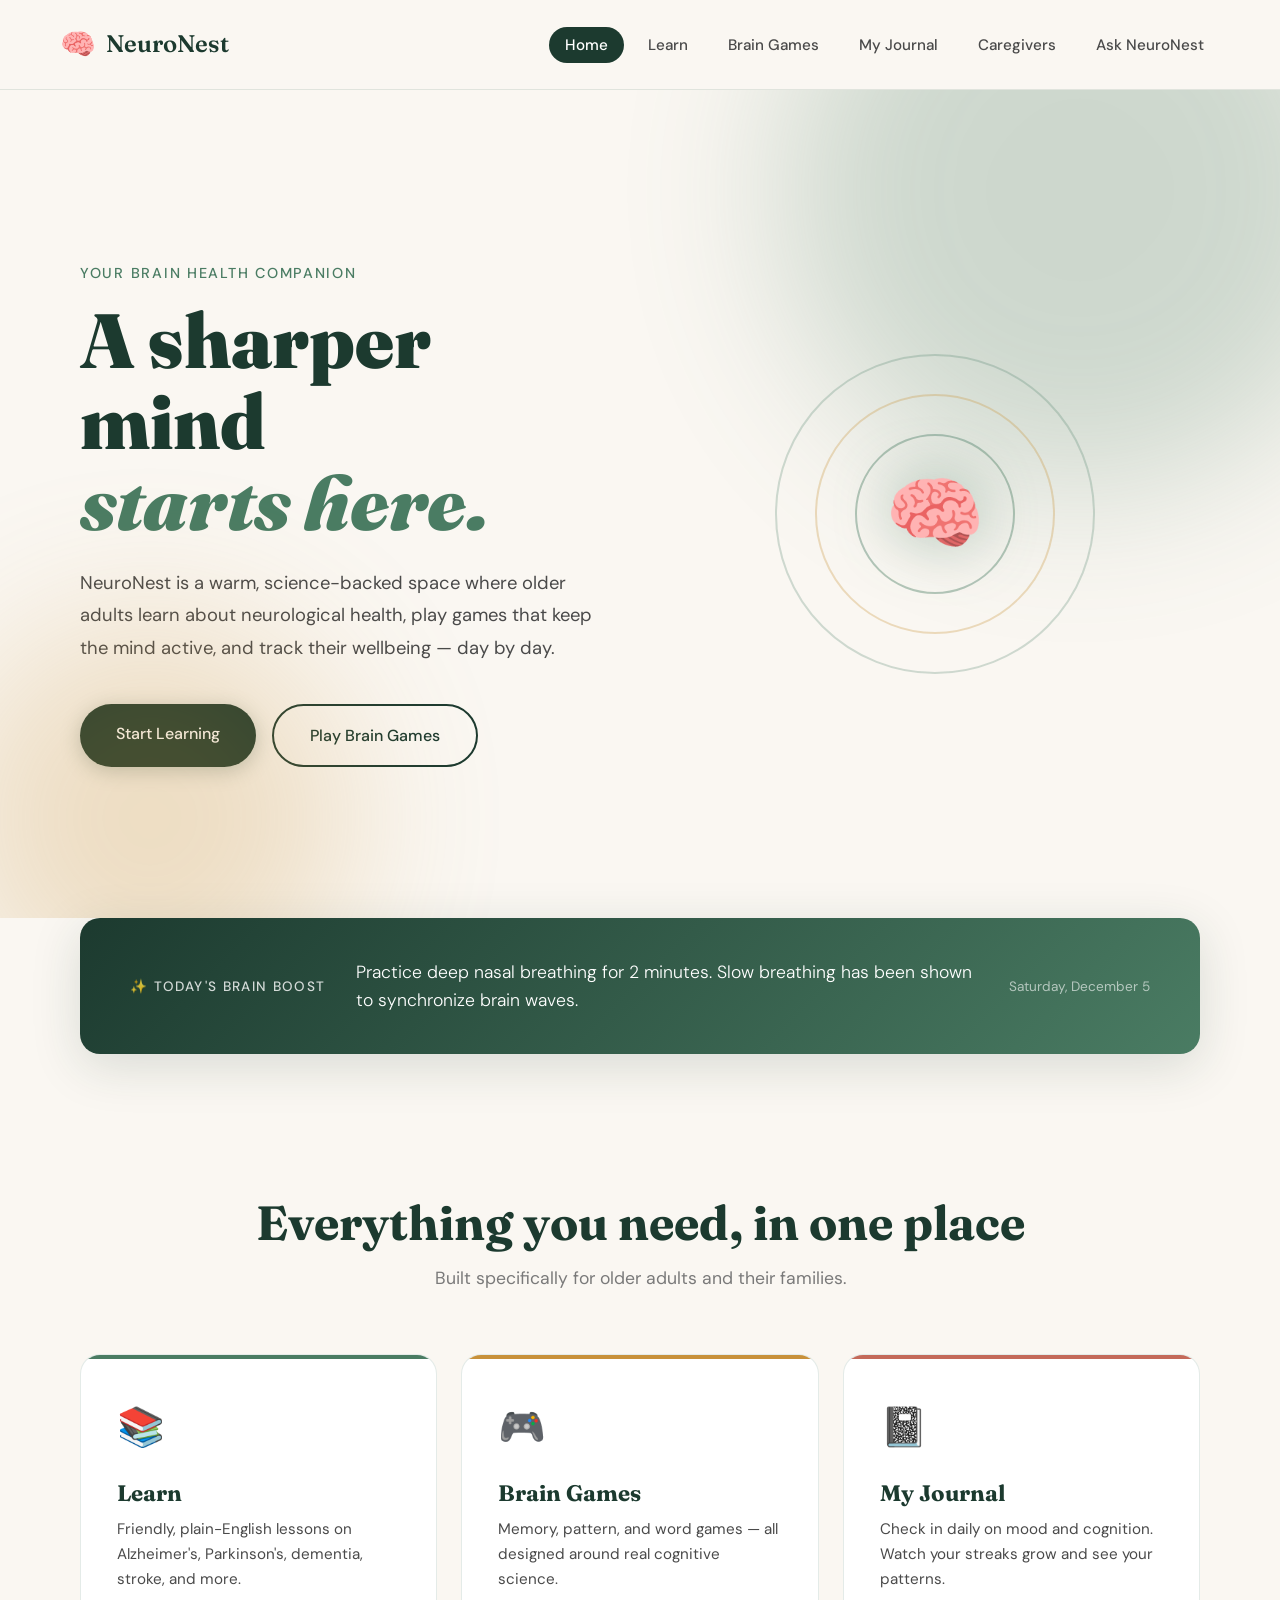
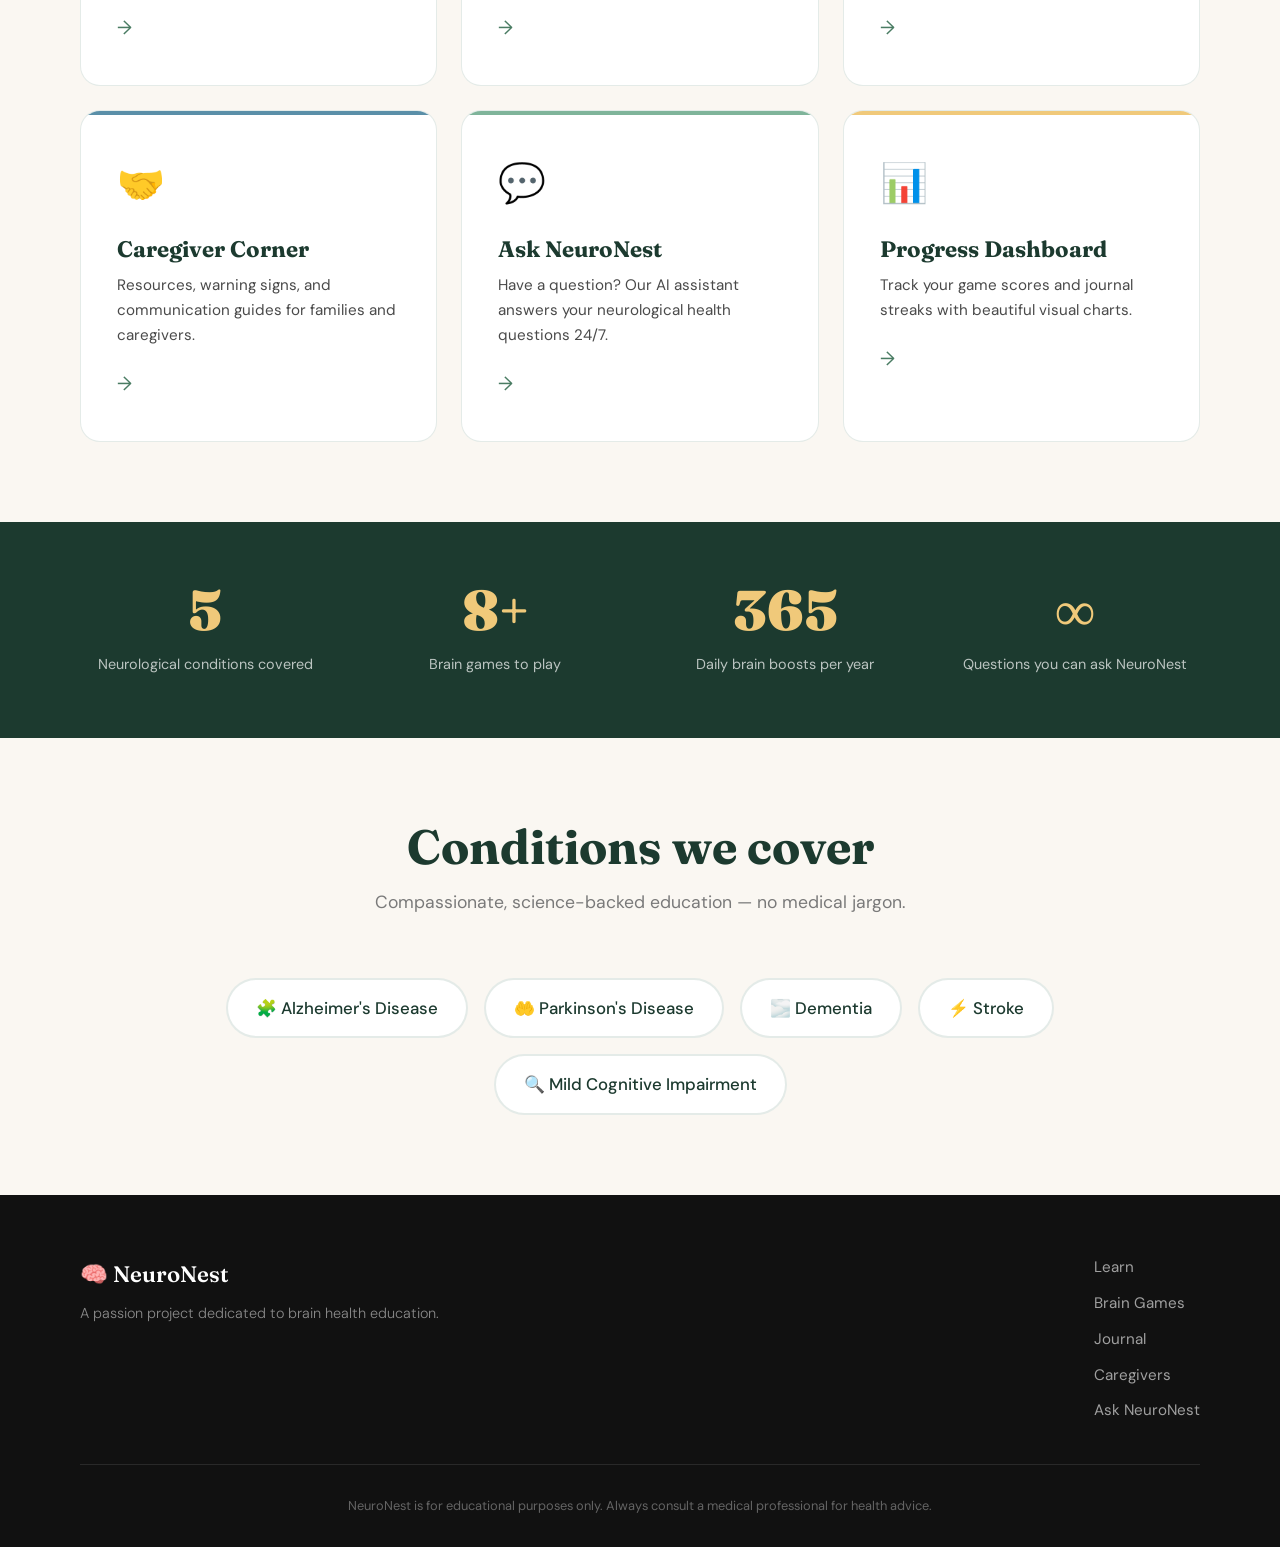
<file: index.html>
<!DOCTYPE html>
<html lang="en">
<head>
  <meta charset="UTF-8" />
  <meta name="viewport" content="width=device-width, initial-scale=1.0"/>
  <title>NeuroNest — Brain Health for Every Stage of Life</title>
  <link rel="stylesheet" href="css/main.css" />
  <link rel="preconnect" href="https://fonts.googleapis.com">
  <link href="https://fonts.googleapis.com/css2?family=Fraunces:ital,wght@0,300;0,600;0,900;1,300&family=DM+Sans:wght@300;400;500&display=swap" rel="stylesheet">
</head>
<body>

  <!-- NAV -->
  <nav class="navbar">
    <div class="nav-brand">
      <span class="brand-icon">🧠</span>
      <span class="brand-name">NeuroNest</span>
    </div>
    <ul class="nav-links">
      <li><a href="index.html" class="active">Home</a></li>
      <li><a href="pages/learn.html">Learn</a></li>
      <li><a href="pages/games.html">Brain Games</a></li>
      <li><a href="pages/journal.html">My Journal</a></li>
      <li><a href="pages/caregiver.html">Caregivers</a></li>
      <li><a href="pages/chat.html">Ask NeuroNest</a></li>
    </ul>
    <button class="nav-toggle" onclick="toggleNav()">☰</button>
  </nav>

  <!-- HERO -->
  <section class="hero">
    <div class="hero-bg-orb orb1"></div>
    <div class="hero-bg-orb orb2"></div>
    <div class="hero-content">
      <p class="hero-eyebrow">Your brain health companion</p>
      <h1 class="hero-title">A sharper mind<br><em>starts here.</em></h1>
      <p class="hero-sub">NeuroNest is a warm, science-backed space where older adults learn about neurological health, play games that keep the mind active, and track their wellbeing — day by day.</p>
      <div class="hero-cta-row">
        <a href="pages/learn.html" class="btn-primary">Start Learning</a>
        <a href="pages/games.html" class="btn-secondary">Play Brain Games</a>
      </div>
    </div>
    <div class="hero-visual">
      <div class="brain-ring ring1"></div>
      <div class="brain-ring ring2"></div>
      <div class="brain-ring ring3"></div>
      <div class="brain-center">🧠</div>
    </div>
  </section>

  <!-- DAILY BRAIN BOOST -->
  <section class="daily-boost">
    <div class="boost-card">
      <div class="boost-label">✨ Today's Brain Boost</div>
      <p class="boost-text" id="dailyBoost">Loading today's tip...</p>
      <span class="boost-date" id="boostDate"></span>
    </div>
  </section>

  <!-- FEATURES GRID -->
  <section class="features">
    <div class="section-header">
      <h2>Everything you need, in one place</h2>
      <p>Built specifically for older adults and their families.</p>
    </div>
    <div class="features-grid">
      <a href="pages/learn.html" class="feature-card card-learn">
        <div class="card-icon">📚</div>
        <h3>Learn</h3>
        <p>Friendly, plain-English lessons on Alzheimer's, Parkinson's, dementia, stroke, and more.</p>
        <span class="card-arrow">→</span>
      </a>
      <a href="pages/games.html" class="feature-card card-games">
        <div class="card-icon">🎮</div>
        <h3>Brain Games</h3>
        <p>Memory, pattern, and word games — all designed around real cognitive science.</p>
        <span class="card-arrow">→</span>
      </a>
      <a href="pages/journal.html" class="feature-card card-journal">
        <div class="card-icon">📓</div>
        <h3>My Journal</h3>
        <p>Check in daily on mood and cognition. Watch your streaks grow and see your patterns.</p>
        <span class="card-arrow">→</span>
      </a>
      <a href="pages/caregiver.html" class="feature-card card-caregiver">
        <div class="card-icon">🤝</div>
        <h3>Caregiver Corner</h3>
        <p>Resources, warning signs, and communication guides for families and caregivers.</p>
        <span class="card-arrow">→</span>
      </a>
      <a href="pages/chat.html" class="feature-card card-chat">
        <div class="card-icon">💬</div>
        <h3>Ask NeuroNest</h3>
        <p>Have a question? Our AI assistant answers your neurological health questions 24/7.</p>
        <span class="card-arrow">→</span>
      </a>
      <a href="pages/journal.html#dashboard" class="feature-card card-dashboard">
        <div class="card-icon">📊</div>
        <h3>Progress Dashboard</h3>
        <p>Track your game scores and journal streaks with beautiful visual charts.</p>
        <span class="card-arrow">→</span>
      </a>
    </div>
  </section>

  <!-- STATS STRIP -->
  <section class="stats-strip">
    <div class="stat-item">
      <span class="stat-num">5</span>
      <span class="stat-label">Neurological conditions covered</span>
    </div>
    <div class="stat-item">
      <span class="stat-num">8+</span>
      <span class="stat-label">Brain games to play</span>
    </div>
    <div class="stat-item">
      <span class="stat-num">365</span>
      <span class="stat-label">Daily brain boosts per year</span>
    </div>
    <div class="stat-item">
      <span class="stat-num">∞</span>
      <span class="stat-label">Questions you can ask NeuroNest</span>
    </div>
  </section>

  <!-- CONDITIONS PREVIEW -->
  <section class="conditions">
    <div class="section-header">
      <h2>Conditions we cover</h2>
      <p>Compassionate, science-backed education — no medical jargon.</p>
    </div>
    <div class="conditions-row">
      <a href="pages/learn.html#alzheimers" class="condition-pill">🧩 Alzheimer's Disease</a>
      <a href="pages/learn.html#parkinsons" class="condition-pill">🤲 Parkinson's Disease</a>
      <a href="pages/learn.html#dementia" class="condition-pill">🌫️ Dementia</a>
      <a href="pages/learn.html#stroke" class="condition-pill">⚡ Stroke</a>
      <a href="pages/learn.html#mci" class="condition-pill">🔍 Mild Cognitive Impairment</a>
    </div>
  </section>

  <!-- FOOTER -->
  <footer class="footer">
    <div class="footer-inner">
      <div class="footer-brand">
        <span>🧠</span> NeuroNest
        <p>A passion project dedicated to brain health education.</p>
      </div>
      <div class="footer-links">
        <a href="pages/learn.html">Learn</a>
        <a href="pages/games.html">Brain Games</a>
        <a href="pages/journal.html">Journal</a>
        <a href="pages/caregiver.html">Caregivers</a>
        <a href="pages/chat.html">Ask NeuroNest</a>
      </div>
    </div>
    <p class="footer-disclaimer">NeuroNest is for educational purposes only. Always consult a medical professional for health advice.</p>
  </footer>

  <script src="js/main.js"></script>
</body>
</html>
</file>
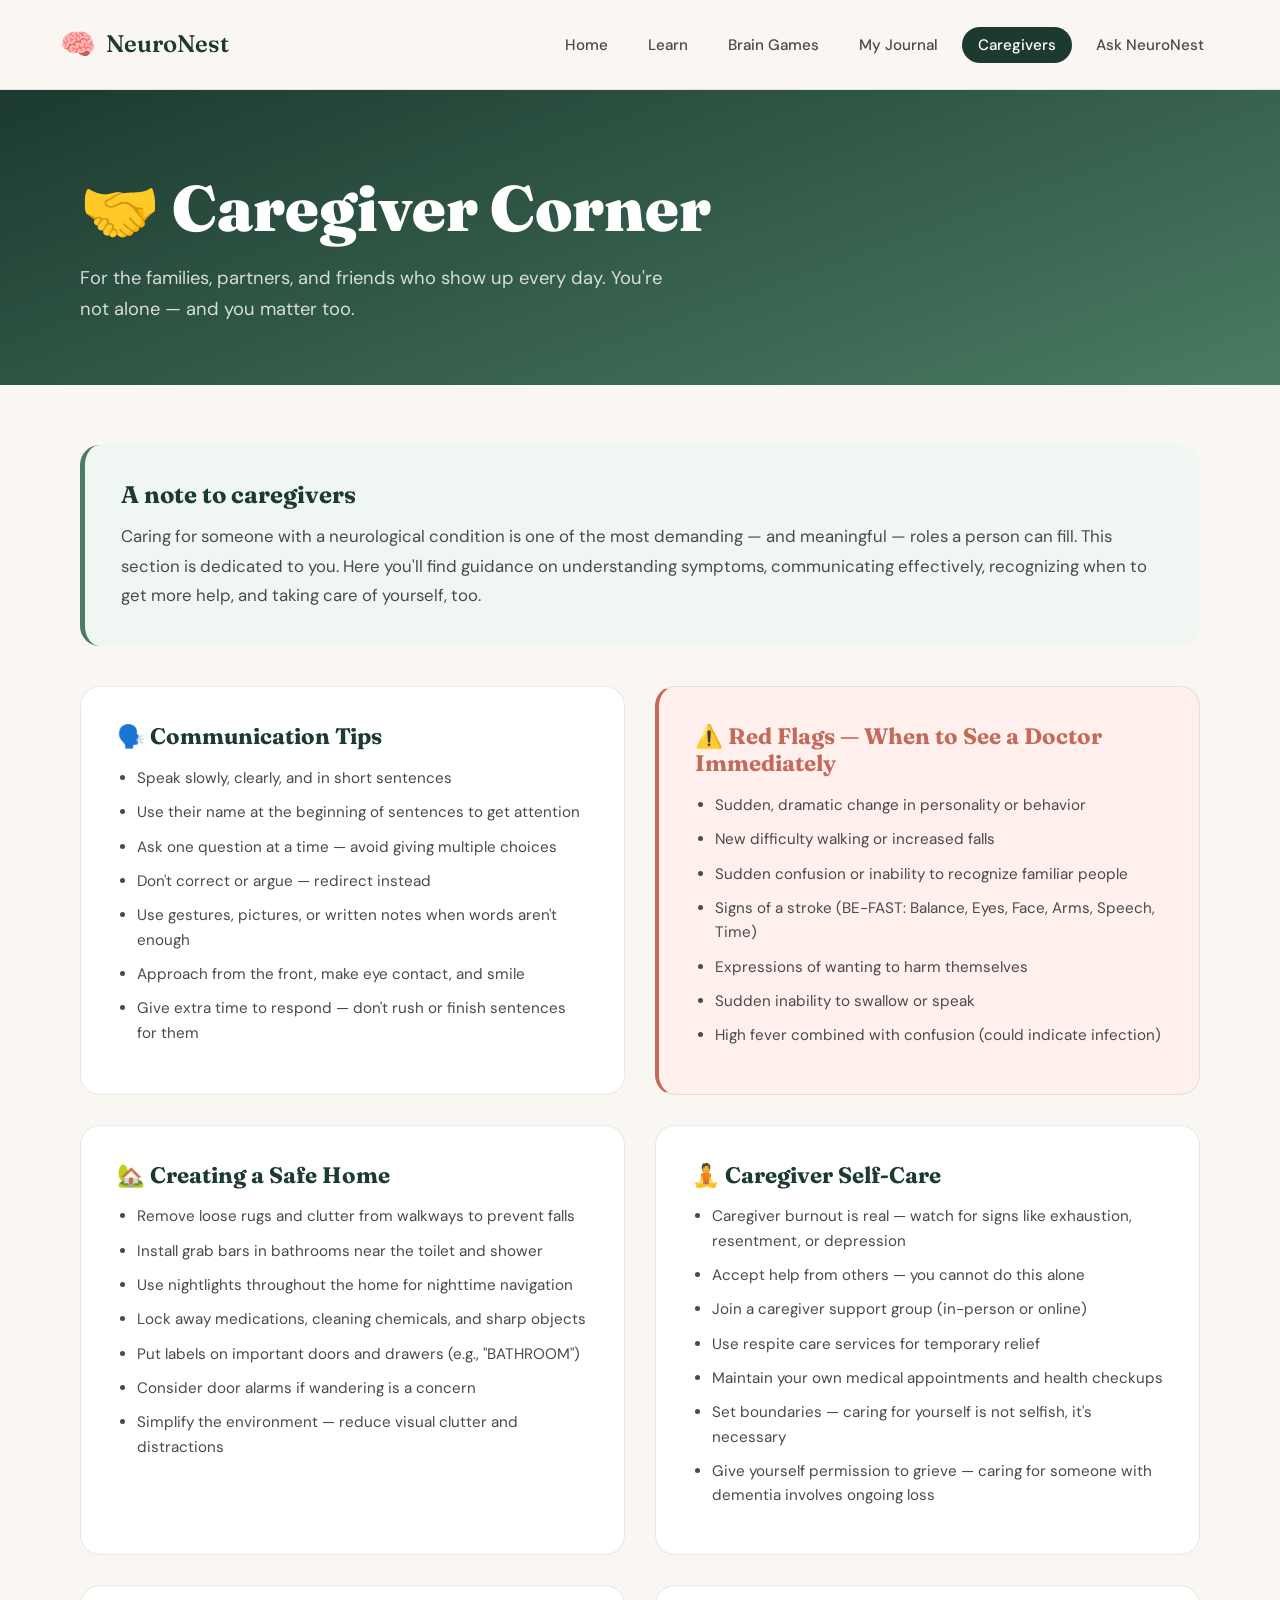
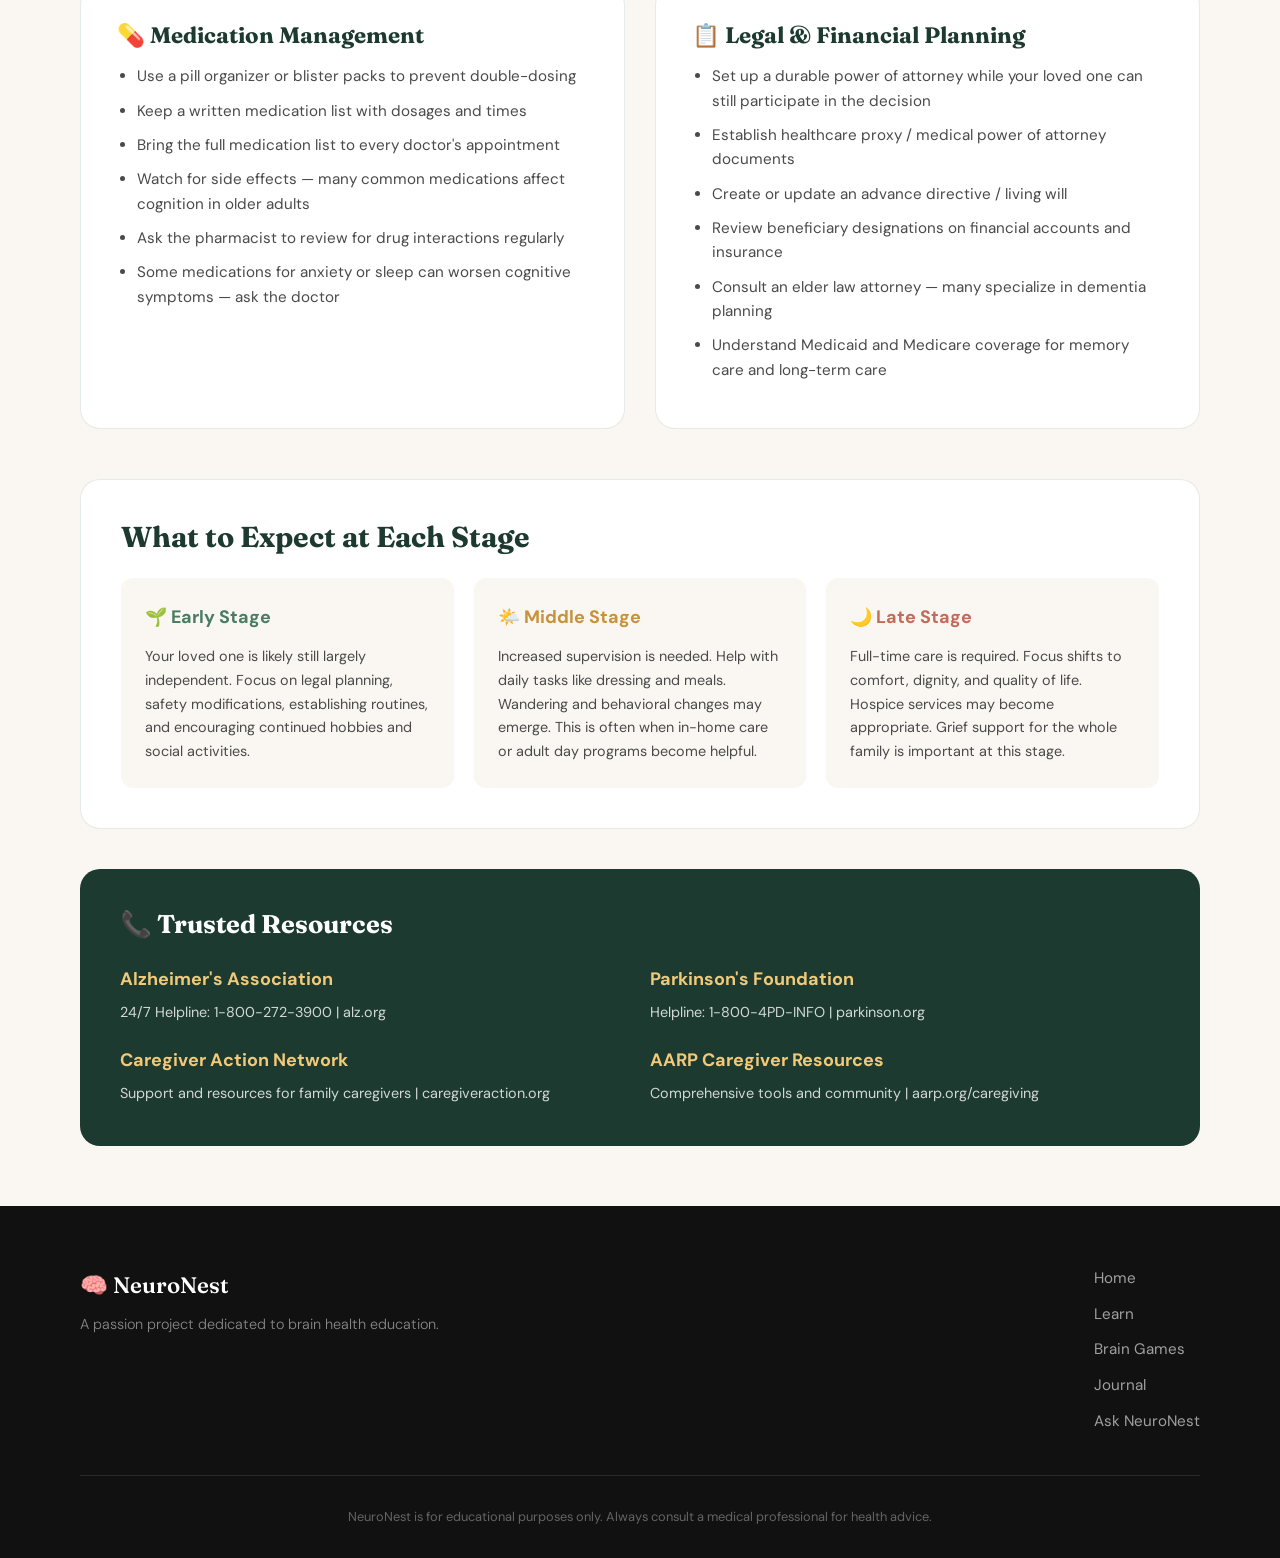
<file: caregiver.html>
<!DOCTYPE html>
<html lang="en">
<head>
  <meta charset="UTF-8" />
  <meta name="viewport" content="width=device-width, initial-scale=1.0"/>
  <title>Caregiver Corner — NeuroNest</title>
  <link rel="stylesheet" href="../css/main.css" />
  <link rel="preconnect" href="https://fonts.googleapis.com">
  <link href="https://fonts.googleapis.com/css2?family=Fraunces:ital,wght@0,300;0,600;0,900;1,300&family=DM+Sans:wght@300;400;500&display=swap" rel="stylesheet">
</head>
<body>

  <nav class="navbar">
    <div class="nav-brand"><span class="brand-icon">🧠</span><span class="brand-name">NeuroNest</span></div>
    <ul class="nav-links">
      <li><a href="../index.html">Home</a></li>
      <li><a href="learn.html">Learn</a></li>
      <li><a href="games.html">Brain Games</a></li>
      <li><a href="journal.html">My Journal</a></li>
      <li><a href="caregiver.html" class="active">Caregivers</a></li>
      <li><a href="chat.html">Ask NeuroNest</a></li>
    </ul>
    <button class="nav-toggle" onclick="toggleNav()">☰</button>
  </nav>

  <div class="page-hero">
    <h1>🤝 Caregiver Corner</h1>
    <p>For the families, partners, and friends who show up every day. You're not alone — and you matter too.</p>
  </div>

  <div class="caregiver-section">

    <div style="background: #F0F7F3; border-radius: var(--radius); padding: 36px; margin-bottom: 40px; border-left: 5px solid var(--sage);">
      <h3 style="color:var(--forest);font-size:1.5rem;margin-bottom:12px;">A note to caregivers</h3>
      <p style="color:var(--text-mid);line-height:1.75;font-size:1.05rem;">Caring for someone with a neurological condition is one of the most demanding — and meaningful — roles a person can fill. This section is dedicated to you. Here you'll find guidance on understanding symptoms, communicating effectively, recognizing when to get more help, and taking care of yourself, too.</p>
    </div>

    <div class="info-blocks">

      <div class="info-block">
        <h3>🗣️ Communication Tips</h3>
        <ul>
          <li>Speak slowly, clearly, and in short sentences</li>
          <li>Use their name at the beginning of sentences to get attention</li>
          <li>Ask one question at a time — avoid giving multiple choices</li>
          <li>Don't correct or argue — redirect instead</li>
          <li>Use gestures, pictures, or written notes when words aren't enough</li>
          <li>Approach from the front, make eye contact, and smile</li>
          <li>Give extra time to respond — don't rush or finish sentences for them</li>
        </ul>
      </div>

      <div class="info-block red-flag">
        <h3>⚠️ Red Flags — When to See a Doctor Immediately</h3>
        <ul>
          <li>Sudden, dramatic change in personality or behavior</li>
          <li>New difficulty walking or increased falls</li>
          <li>Sudden confusion or inability to recognize familiar people</li>
          <li>Signs of a stroke (BE-FAST: Balance, Eyes, Face, Arms, Speech, Time)</li>
          <li>Expressions of wanting to harm themselves</li>
          <li>Sudden inability to swallow or speak</li>
          <li>High fever combined with confusion (could indicate infection)</li>
        </ul>
      </div>

      <div class="info-block">
        <h3>🏡 Creating a Safe Home</h3>
        <ul>
          <li>Remove loose rugs and clutter from walkways to prevent falls</li>
          <li>Install grab bars in bathrooms near the toilet and shower</li>
          <li>Use nightlights throughout the home for nighttime navigation</li>
          <li>Lock away medications, cleaning chemicals, and sharp objects</li>
          <li>Put labels on important doors and drawers (e.g., "BATHROOM")</li>
          <li>Consider door alarms if wandering is a concern</li>
          <li>Simplify the environment — reduce visual clutter and distractions</li>
        </ul>
      </div>

      <div class="info-block">
        <h3>🧘 Caregiver Self-Care</h3>
        <ul>
          <li>Caregiver burnout is real — watch for signs like exhaustion, resentment, or depression</li>
          <li>Accept help from others — you cannot do this alone</li>
          <li>Join a caregiver support group (in-person or online)</li>
          <li>Use respite care services for temporary relief</li>
          <li>Maintain your own medical appointments and health checkups</li>
          <li>Set boundaries — caring for yourself is not selfish, it's necessary</li>
          <li>Give yourself permission to grieve — caring for someone with dementia involves ongoing loss</li>
        </ul>
      </div>

      <div class="info-block">
        <h3>💊 Medication Management</h3>
        <ul>
          <li>Use a pill organizer or blister packs to prevent double-dosing</li>
          <li>Keep a written medication list with dosages and times</li>
          <li>Bring the full medication list to every doctor's appointment</li>
          <li>Watch for side effects — many common medications affect cognition in older adults</li>
          <li>Ask the pharmacist to review for drug interactions regularly</li>
          <li>Some medications for anxiety or sleep can worsen cognitive symptoms — ask the doctor</li>
        </ul>
      </div>

      <div class="info-block">
        <h3>📋 Legal & Financial Planning</h3>
        <ul>
          <li>Set up a durable power of attorney while your loved one can still participate in the decision</li>
          <li>Establish healthcare proxy / medical power of attorney documents</li>
          <li>Create or update an advance directive / living will</li>
          <li>Review beneficiary designations on financial accounts and insurance</li>
          <li>Consult an elder law attorney — many specialize in dementia planning</li>
          <li>Understand Medicaid and Medicare coverage for memory care and long-term care</li>
        </ul>
      </div>

    </div>

    <!-- STAGES GUIDE -->
    <div style="margin-top: 50px; background: white; border-radius: var(--radius); padding: 40px; border: 1px solid var(--border);">
      <h3 style="font-size:1.8rem;color:var(--forest);margin-bottom:24px;">What to Expect at Each Stage</h3>
      <div style="display:grid;grid-template-columns:repeat(3,1fr);gap:20px;">
        <div style="padding:24px;background:var(--cream);border-radius:var(--radius-sm);">
          <strong style="color:var(--sage);display:block;margin-bottom:12px;">🌱 Early Stage</strong>
          <p style="font-size:0.9rem;color:var(--text-mid);line-height:1.65;">Your loved one is likely still largely independent. Focus on legal planning, safety modifications, establishing routines, and encouraging continued hobbies and social activities.</p>
        </div>
        <div style="padding:24px;background:var(--cream);border-radius:var(--radius-sm);">
          <strong style="color:var(--gold);display:block;margin-bottom:12px;">🌤️ Middle Stage</strong>
          <p style="font-size:0.9rem;color:var(--text-mid);line-height:1.65;">Increased supervision is needed. Help with daily tasks like dressing and meals. Wandering and behavioral changes may emerge. This is often when in-home care or adult day programs become helpful.</p>
        </div>
        <div style="padding:24px;background:var(--cream);border-radius:var(--radius-sm);">
          <strong style="color:var(--rose);display:block;margin-bottom:12px;">🌙 Late Stage</strong>
          <p style="font-size:0.9rem;color:var(--text-mid);line-height:1.65;">Full-time care is required. Focus shifts to comfort, dignity, and quality of life. Hospice services may become appropriate. Grief support for the whole family is important at this stage.</p>
        </div>
      </div>
    </div>

    <!-- RESOURCES -->
    <div style="margin-top: 40px; background: var(--forest); color: white; border-radius: var(--radius); padding: 40px;">
      <h3 style="font-size:1.6rem;margin-bottom:24px;">📞 Trusted Resources</h3>
      <div style="display:grid;grid-template-columns:1fr 1fr;gap:20px;">
        <div>
          <strong style="color:var(--gold-light);display:block;margin-bottom:6px;">Alzheimer's Association</strong>
          <p style="font-size:0.9rem;opacity:0.8;">24/7 Helpline: 1-800-272-3900 | alz.org</p>
        </div>
        <div>
          <strong style="color:var(--gold-light);display:block;margin-bottom:6px;">Parkinson's Foundation</strong>
          <p style="font-size:0.9rem;opacity:0.8;">Helpline: 1-800-4PD-INFO | parkinson.org</p>
        </div>
        <div>
          <strong style="color:var(--gold-light);display:block;margin-bottom:6px;">Caregiver Action Network</strong>
          <p style="font-size:0.9rem;opacity:0.8;">Support and resources for family caregivers | caregiveraction.org</p>
        </div>
        <div>
          <strong style="color:var(--gold-light);display:block;margin-bottom:6px;">AARP Caregiver Resources</strong>
          <p style="font-size:0.9rem;opacity:0.8;">Comprehensive tools and community | aarp.org/caregiving</p>
        </div>
      </div>
    </div>

  </div>

  <footer class="footer">
    <div class="footer-inner">
      <div class="footer-brand"><span>🧠</span> NeuroNest <p>A passion project dedicated to brain health education.</p></div>
      <div class="footer-links">
        <a href="../index.html">Home</a>
        <a href="learn.html">Learn</a>
        <a href="games.html">Brain Games</a>
        <a href="journal.html">Journal</a>
        <a href="chat.html">Ask NeuroNest</a>
      </div>
    </div>
    <p class="footer-disclaimer">NeuroNest is for educational purposes only. Always consult a medical professional for health advice.</p>
  </footer>

  <script src="../js/main.js"></script>
</body>
</html>
</file>
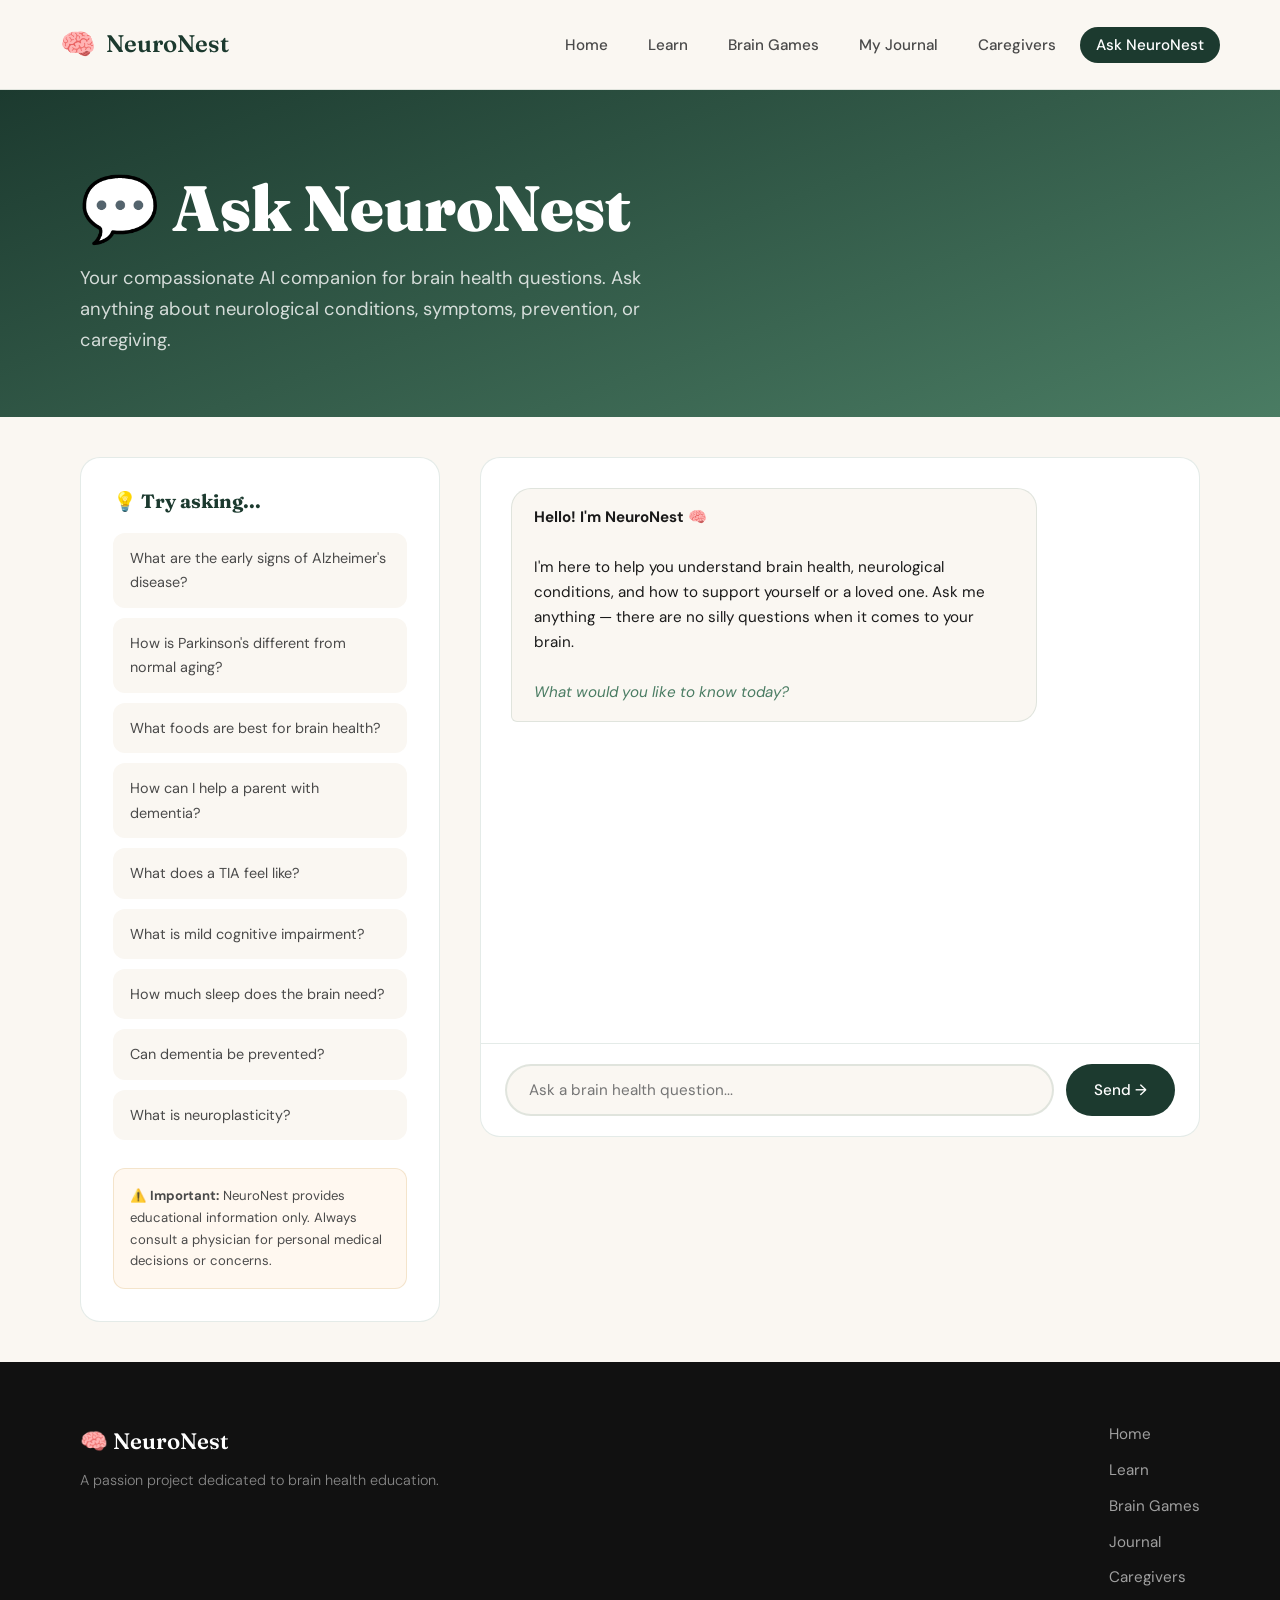
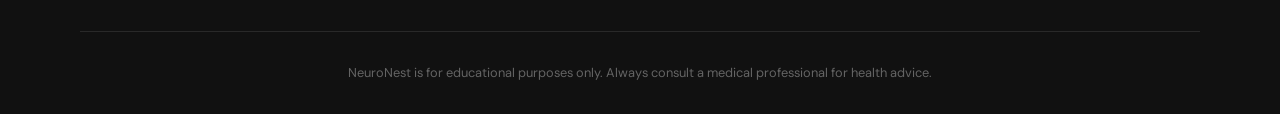
<file: chat.html>
<!DOCTYPE html>
<html lang="en">
<head>
  <meta charset="UTF-8" />
  <meta name="viewport" content="width=device-width, initial-scale=1.0"/>
  <title>Ask NeuroNest — AI Chat</title>
  <link rel="stylesheet" href="../css/main.css" />
  <link rel="preconnect" href="https://fonts.googleapis.com">
  <link href="https://fonts.googleapis.com/css2?family=Fraunces:ital,wght@0,300;0,600;0,900;1,300&family=DM+Sans:wght@300;400;500&display=swap" rel="stylesheet">
</head>
<body>

  <nav class="navbar">
    <div class="nav-brand"><span class="brand-icon">🧠</span><span class="brand-name">NeuroNest</span></div>
    <ul class="nav-links">
      <li><a href="../index.html">Home</a></li>
      <li><a href="learn.html">Learn</a></li>
      <li><a href="games.html">Brain Games</a></li>
      <li><a href="journal.html">My Journal</a></li>
      <li><a href="caregiver.html">Caregivers</a></li>
      <li><a href="chat.html" class="active">Ask NeuroNest</a></li>
    </ul>
    <button class="nav-toggle" onclick="toggleNav()">☰</button>
  </nav>

  <div class="page-hero">
    <h1>💬 Ask NeuroNest</h1>
    <p>Your compassionate AI companion for brain health questions. Ask anything about neurological conditions, symptoms, prevention, or caregiving.</p>
  </div>

  <div class="chat-section">

    <!-- SIDEBAR -->
    <div class="chat-sidebar">
      <h3>💡 Try asking...</h3>
      <div class="suggested-q">What are the early signs of Alzheimer's disease?</div>
      <div class="suggested-q">How is Parkinson's different from normal aging?</div>
      <div class="suggested-q">What foods are best for brain health?</div>
      <div class="suggested-q">How can I help a parent with dementia?</div>
      <div class="suggested-q">What does a TIA feel like?</div>
      <div class="suggested-q">What is mild cognitive impairment?</div>
      <div class="suggested-q">How much sleep does the brain need?</div>
      <div class="suggested-q">Can dementia be prevented?</div>
      <div class="suggested-q">What is neuroplasticity?</div>

      <div style="margin-top: 28px; padding: 16px; background: #FFF8F0; border-radius: var(--radius-sm); border: 1px solid rgba(200,145,58,0.2);">
        <p style="font-size:0.82rem;color:var(--text-mid);line-height:1.65;">⚠️ <strong>Important:</strong> NeuroNest provides educational information only. Always consult a physician for personal medical decisions or concerns.</p>
      </div>
    </div>

    <!-- CHAT -->
    <div class="chat-main">
      <div class="chat-messages" id="chatMessages">
        <!-- Welcome message -->
        <div class="chat-bubble bubble-bot">
          <strong>Hello! I'm NeuroNest 🧠</strong><br><br>
          I'm here to help you understand brain health, neurological conditions, and how to support yourself or a loved one. Ask me anything — there are no silly questions when it comes to your brain.<br><br>
          <em>What would you like to know today?</em>
        </div>
      </div>

      <div class="typing-indicator" id="typingIndicator">
        <div class="typing-dots">
          <span></span><span></span><span></span>
        </div>
      </div>

      <div class="chat-input-row">
        <input type="text" class="chat-input" id="chatInput" placeholder="Ask a brain health question..." />
        <button class="chat-send" id="chatSend" onclick="sendChat()">Send →</button>
      </div>
    </div>

  </div>

  <footer class="footer">
    <div class="footer-inner">
      <div class="footer-brand"><span>🧠</span> NeuroNest <p>A passion project dedicated to brain health education.</p></div>
      <div class="footer-links">
        <a href="../index.html">Home</a>
        <a href="learn.html">Learn</a>
        <a href="games.html">Brain Games</a>
        <a href="journal.html">Journal</a>
        <a href="caregiver.html">Caregivers</a>
      </div>
    </div>
    <p class="footer-disclaimer">NeuroNest is for educational purposes only. Always consult a medical professional for health advice.</p>
  </footer>

  <script src="../js/main.js"></script>
</body>
</html>
</file>
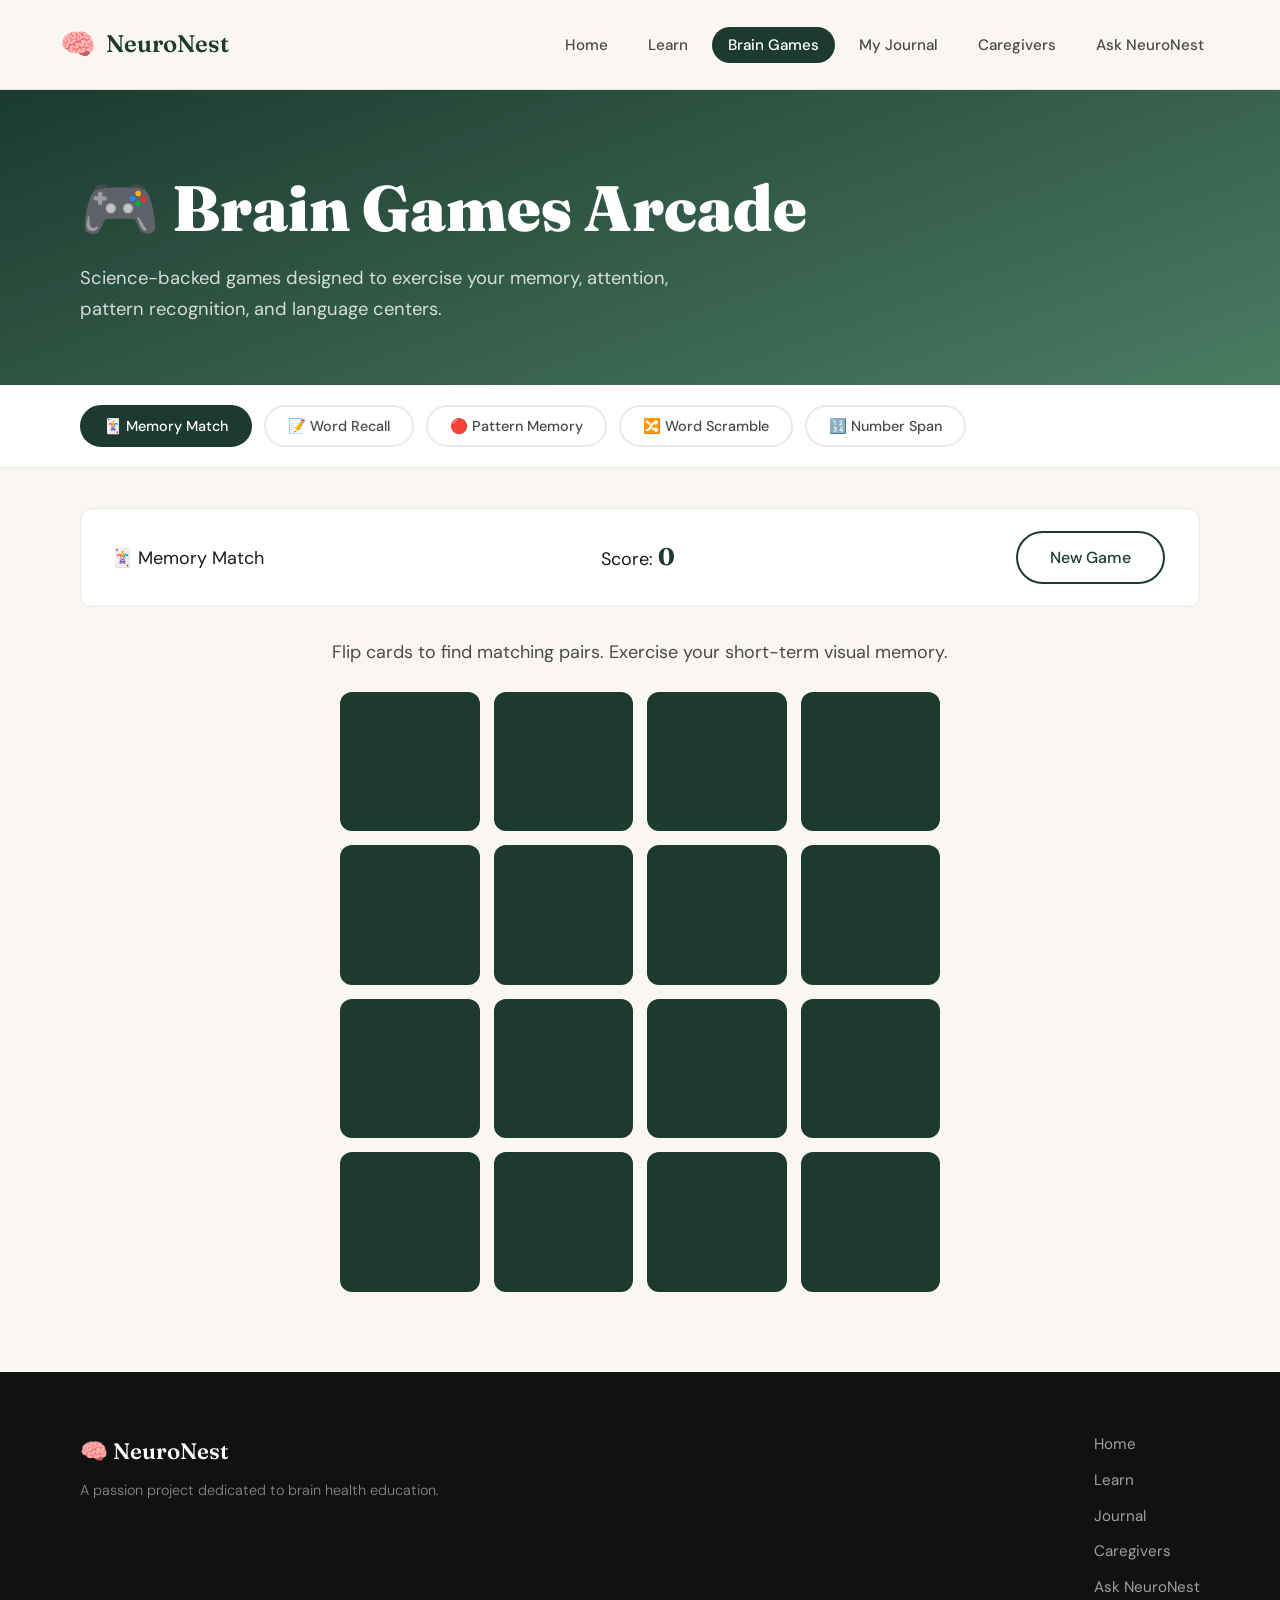
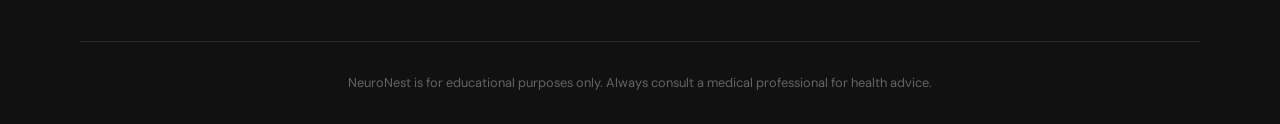
<file: games.html>
<!DOCTYPE html>
<html lang="en">
<head>
  <meta charset="UTF-8" />
  <meta name="viewport" content="width=device-width, initial-scale=1.0"/>
  <title>Brain Games — NeuroNest</title>
  <link rel="stylesheet" href="../css/main.css" />
  <link rel="preconnect" href="https://fonts.googleapis.com">
  <link href="https://fonts.googleapis.com/css2?family=Fraunces:ital,wght@0,300;0,600;0,900;1,300&family=DM+Sans:wght@300;400;500&display=swap" rel="stylesheet">
  <style>
    /* WORD SCRAMBLE */
    .scramble-word {
      font-family: 'Fraunces', serif;
      font-size: 3.5rem;
      font-weight: 900;
      color: var(--forest);
      letter-spacing: 0.3em;
      text-align: center;
      margin: 30px 0;
    }
    .scramble-hint {
      text-align: center;
      color: var(--text-light);
      font-size: 0.9rem;
      margin-bottom: 20px;
    }
    .scramble-input {
      display: block;
      width: 100%;
      max-width: 400px;
      margin: 0 auto 16px;
      border: 2px solid var(--border);
      border-radius: 50px;
      padding: 14px 24px;
      font-size: 1.1rem;
      text-align: center;
      font-family: 'DM Sans', sans-serif;
      outline: none;
    }
    .scramble-input:focus { border-color: var(--sage); }
    .game-btn {
      display: inline-block;
      background: var(--forest);
      color: white;
      border: none;
      padding: 14px 32px;
      border-radius: 50px;
      font-size: 1rem;
      cursor: pointer;
      font-family: 'DM Sans', sans-serif;
      font-weight: 500;
      transition: background 0.2s;
      margin: 4px;
    }
    .game-btn:hover { background: var(--sage); }
    .game-btn.secondary {
      background: transparent;
      color: var(--forest);
      border: 2px solid var(--forest);
    }
    .game-btn.secondary:hover { background: var(--forest); color: white; }
    .game-feedback {
      text-align: center;
      font-size: 1.1rem;
      font-weight: 500;
      min-height: 30px;
      margin: 10px 0;
    }
    .feedback-correct { color: var(--sage); }
    .feedback-wrong { color: var(--rose); }
    /* Number span */
    .span-number {
      font-family: 'Fraunces', serif;
      font-size: 3rem;
      font-weight: 900;
      color: var(--forest);
      letter-spacing: 0.3em;
      text-align: center;
      padding: 30px;
      background: var(--cream);
      border-radius: var(--radius);
      margin: 20px 0;
    }
    .game-tabs {
      display: flex;
      gap: 12px;
      flex-wrap: wrap;
      padding: 20px 80px;
      border-bottom: 1px solid var(--border);
      background: white;
    }
    @media(max-width:900px){.game-tabs{padding:16px 24px;}}
    .game-tab-btn {
      padding: 10px 22px;
      border-radius: 30px;
      border: 2px solid var(--border);
      background: none;
      cursor: pointer;
      font-size: 0.9rem;
      font-weight: 500;
      color: var(--text-mid);
      font-family: 'DM Sans', sans-serif;
      transition: all 0.2s;
    }
    .game-tab-btn.active, .game-tab-btn:hover {
      background: var(--forest);
      color: white;
      border-color: var(--forest);
    }
    .game-panel { display: none; }
    .game-panel.active { display: block; }
    .game-content-area {
      max-width: 700px;
      margin: 0 auto;
      padding: 40px 0;
      text-align: center;
    }
    .game-content-area h2 {
      font-size: 2rem;
      color: var(--forest);
      margin-bottom: 10px;
    }
    .game-content-area p {
      color: var(--text-mid);
      margin-bottom: 24px;
    }
  </style>
</head>
<body>

  <nav class="navbar">
    <div class="nav-brand"><span class="brand-icon">🧠</span><span class="brand-name">NeuroNest</span></div>
    <ul class="nav-links">
      <li><a href="../index.html">Home</a></li>
      <li><a href="learn.html">Learn</a></li>
      <li><a href="games.html" class="active">Brain Games</a></li>
      <li><a href="journal.html">My Journal</a></li>
      <li><a href="caregiver.html">Caregivers</a></li>
      <li><a href="chat.html">Ask NeuroNest</a></li>
    </ul>
    <button class="nav-toggle" onclick="toggleNav()">☰</button>
  </nav>

  <div class="page-hero">
    <h1>🎮 Brain Games Arcade</h1>
    <p>Science-backed games designed to exercise your memory, attention, pattern recognition, and language centers.</p>
  </div>

  <!-- GAME SELECTOR TABS -->
  <div class="game-tabs">
    <button class="game-tab-btn active" onclick="switchGame('memory')">🃏 Memory Match</button>
    <button class="game-tab-btn" onclick="switchGame('wordrecall')">📝 Word Recall</button>
    <button class="game-tab-btn" onclick="switchGame('pattern')">🔴 Pattern Memory</button>
    <button class="game-tab-btn" onclick="switchGame('scramble')">🔀 Word Scramble</button>
    <button class="game-tab-btn" onclick="switchGame('span')">🔢 Number Span</button>
  </div>

  <!-- MEMORY MATCH -->
  <div class="game-panel active" id="panel-memory">
    <div class="game-arena">
      <div class="score-bar">
        <span>🃏 Memory Match</span>
        <span>Score: <strong class="score-val" id="memoryScore">0</strong></span>
        <button class="game-btn secondary" onclick="initMemoryGame()">New Game</button>
      </div>
      <p style="text-align:center;color:var(--text-mid);margin-bottom:24px;">Flip cards to find matching pairs. Exercise your short-term visual memory.</p>
      <div class="memory-grid" id="memoryGrid"></div>
    </div>
  </div>

  <!-- WORD RECALL -->
  <div class="game-panel" id="panel-wordrecall">
    <div class="game-arena">
      <div class="score-bar">
        <span>📝 Word Recall</span>
        <span>Trains: Episodic Memory</span>
        <button class="game-btn secondary" onclick="initWordRecall()">New Round</button>
      </div>
      <div id="wordRecallArea" style="max-width:600px;margin:0 auto;padding:20px 0;"></div>
    </div>
  </div>

  <!-- PATTERN MEMORY -->
  <div class="game-panel" id="panel-pattern">
    <div class="game-arena">
      <div class="score-bar">
        <span>🔴 Pattern Memory</span>
        <span>Trains: Attention & Working Memory</span>
        <button class="game-btn secondary" onclick="initPatternGame()">Reset</button>
      </div>
      <div id="patternArea" style="max-width:600px;margin:0 auto;padding:20px 0;text-align:center;"></div>
    </div>
  </div>

  <!-- WORD SCRAMBLE -->
  <div class="game-panel" id="panel-scramble">
    <div class="game-arena">
      <div class="score-bar">
        <span>🔀 Word Scramble</span>
        <span>Score: <strong class="score-val" id="scrambleScore">0</strong></span>
        <button class="game-btn secondary" onclick="loadScrambleWord()">Skip</button>
      </div>
      <div class="game-content-area">
        <h2>Unscramble the Word</h2>
        <p>Unscramble this brain-health related word. Exercises your language and semantic memory centers.</p>
        <div class="scramble-word" id="scrambleDisplay">------</div>
        <div class="scramble-hint" id="scrambleHint"></div>
        <input type="text" class="scramble-input" id="scrambleInput" placeholder="Type your answer..." />
        <div class="game-feedback" id="scrambleFeedback"></div>
        <button class="game-btn" onclick="checkScramble()">Submit</button>
        <button class="game-btn secondary" onclick="revealScramble()">Reveal</button>
      </div>
    </div>
  </div>

  <!-- NUMBER SPAN -->
  <div class="game-panel" id="panel-span">
    <div class="game-arena">
      <div class="score-bar">
        <span>🔢 Number Span</span>
        <span>Score: <strong class="score-val" id="spanScore">0</strong></span>
        <button class="game-btn secondary" onclick="initSpanGame()">Reset</button>
      </div>
      <div class="game-content-area">
        <h2>Number Span Test</h2>
        <p>Watch the number sequence, then type it back in order. This directly measures your working memory capacity.</p>
        <div id="spanArea">
          <button class="game-btn" onclick="startSpanRound()">Start</button>
        </div>
      </div>
    </div>
  </div>

  <footer class="footer">
    <div class="footer-inner">
      <div class="footer-brand"><span>🧠</span> NeuroNest <p>A passion project dedicated to brain health education.</p></div>
      <div class="footer-links">
        <a href="../index.html">Home</a>
        <a href="learn.html">Learn</a>
        <a href="journal.html">Journal</a>
        <a href="caregiver.html">Caregivers</a>
        <a href="chat.html">Ask NeuroNest</a>
      </div>
    </div>
    <p class="footer-disclaimer">NeuroNest is for educational purposes only. Always consult a medical professional for health advice.</p>
  </footer>

  <script src="../js/main.js"></script>
  <script>
    // ---- GAME TAB SWITCHING ----
    function switchGame(name) {
      document.querySelectorAll('.game-panel').forEach(p => p.classList.remove('active'));
      document.querySelectorAll('.game-tab-btn').forEach(b => b.classList.remove('active'));
      document.getElementById('panel-' + name).classList.add('active');
      event.target.classList.add('active');
    }

    // ---- WORD SCRAMBLE GAME ----
    const scrambleWords = [
      { word: 'NEURON', hint: 'A nerve cell in the brain' },
      { word: 'SYNAPSE', hint: 'The gap between two nerve cells' },
      { word: 'DOPAMINE', hint: 'A key brain chemical for movement and reward' },
      { word: 'CORTEX', hint: 'The outer layer of the brain' },
      { word: 'DEMENTIA', hint: 'A group of conditions affecting memory and thinking' },
      { word: 'HIPPOCAMPUS', hint: 'The brain region responsible for forming new memories' },
      { word: 'CEREBELLUM', hint: 'Brain region that controls balance and coordination' },
      { word: 'AMYLOID', hint: 'Protein plaques associated with Alzheimer\'s disease' },
      { word: 'COGNITION', hint: 'Mental processes like memory, attention, and reasoning' },
      { word: 'NEUROPLASTICITY', hint: 'The brain\'s ability to reorganize and form new connections' },
      { word: 'ALZHEIMERS', hint: 'The most common cause of dementia' },
      { word: 'MELATONIN', hint: 'The hormone that regulates sleep cycles' },
      { word: 'SEROTONIN', hint: 'A neurotransmitter linked to mood and wellbeing' },
      { word: 'FRONTAL', hint: 'The brain lobe responsible for decision making and personality' },
    ];
    let scrambleCurrent = null;
    let scrambleScoreVal = 0;

    function scramble(word) {
      const arr = word.split('');
      for (let i = arr.length - 1; i > 0; i--) {
        const j = Math.floor(Math.random() * (i + 1));
        [arr[i], arr[j]] = [arr[j], arr[i]];
      }
      const result = arr.join('');
      return result === word ? scramble(word) : result;
    }

    function loadScrambleWord() {
      scrambleCurrent = scrambleWords[Math.floor(Math.random() * scrambleWords.length)];
      document.getElementById('scrambleDisplay').textContent = scramble(scrambleCurrent.word);
      document.getElementById('scrambleHint').textContent = '💡 Hint: ' + scrambleCurrent.hint;
      document.getElementById('scrambleInput').value = '';
      document.getElementById('scrambleFeedback').textContent = '';
      document.getElementById('scrambleInput').focus();
    }

    function checkScramble() {
      if (!scrambleCurrent) return;
      const guess = document.getElementById('scrambleInput').value.trim().toUpperCase();
      const fb = document.getElementById('scrambleFeedback');
      if (guess === scrambleCurrent.word) {
        scrambleScoreVal += 10;
        document.getElementById('scrambleScore').textContent = scrambleScoreVal;
        fb.textContent = '✅ Correct! Great work!';
        fb.className = 'game-feedback feedback-correct';
        setTimeout(loadScrambleWord, 1200);
      } else {
        fb.textContent = '❌ Not quite — try again!';
        fb.className = 'game-feedback feedback-wrong';
      }
    }

    function revealScramble() {
      if (!scrambleCurrent) return;
      document.getElementById('scrambleFeedback').textContent = '💡 The answer was: ' + scrambleCurrent.word;
      document.getElementById('scrambleFeedback').className = 'game-feedback';
      setTimeout(loadScrambleWord, 2000);
    }

    document.getElementById('scrambleInput')?.addEventListener('keydown', e => {
      if (e.key === 'Enter') checkScramble();
    });

    // ---- NUMBER SPAN GAME ----
    let spanLevel = 3;
    let spanSequence = [];
    let spanPhase = 'idle';
    let spanScoreVal = 0;

    function initSpanGame() {
      spanLevel = 3;
      spanScoreVal = 0;
      spanSequence = [];
      spanPhase = 'idle';
      document.getElementById('spanScore').textContent = '0';
      document.getElementById('spanArea').innerHTML = `<button class="game-btn" onclick="startSpanRound()">Start</button>`;
    }

    function startSpanRound() {
      spanSequence = Array.from({ length: spanLevel }, () => Math.floor(Math.random() * 10));
      spanPhase = 'showing';
      document.getElementById('spanArea').innerHTML = `<div class="span-number" id="spanDisplay">Get Ready...</div>`;
      let i = 0;
      setTimeout(() => {
        const interval = setInterval(() => {
          if (i < spanSequence.length) {
            document.getElementById('spanDisplay').textContent = spanSequence[i];
            i++;
          } else {
            clearInterval(interval);
            document.getElementById('spanDisplay').textContent = '?';
            showSpanInput();
          }
        }, 900);
      }, 800);
    }

    function showSpanInput() {
      spanPhase = 'input';
      document.getElementById('spanArea').innerHTML = `
        <p style="color:var(--text-mid);margin-bottom:16px;">Type the numbers in order (no spaces):</p>
        <input type="text" id="spanInput" class="scramble-input" inputmode="numeric" placeholder="e.g. 4 7 2..." style="font-size:1.3rem;" />
        <br><button class="game-btn" onclick="checkSpan()" style="margin-top:16px;">Submit</button>
      `;
      document.getElementById('spanInput').focus();
      document.getElementById('spanInput').addEventListener('keydown', e => {
        if (e.key === 'Enter') checkSpan();
      });
    }

    function checkSpan() {
      const raw = document.getElementById('spanInput').value.replace(/\s+/g, '');
      const correct = spanSequence.join('');
      if (raw === correct) {
        spanScoreVal += spanLevel * 5;
        document.getElementById('spanScore').textContent = spanScoreVal;
        spanLevel++;
        document.getElementById('spanArea').innerHTML = `<div style="font-size:1.2rem;color:var(--sage);font-weight:600;margin-bottom:20px;">✅ Correct! Level up to ${spanLevel} digits!</div><button class="game-btn" onclick="startSpanRound()">Next Round</button>`;
      } else {
        document.getElementById('spanArea').innerHTML = `<div style="font-size:1.1rem;color:var(--rose);font-weight:600;margin-bottom:8px;">❌ Wrong — the sequence was: ${spanSequence.join(' ')}</div><div style="margin-bottom:20px;color:var(--text-mid);">Final Score: ${spanScoreVal}</div><button class="game-btn" onclick="initSpanGame()">Play Again</button>`;
        saveGameScore('Number Span', spanScoreVal);
      }
    }

    // Init all on load
    document.addEventListener('DOMContentLoaded', () => {
      loadScrambleWord();
    });
  </script>
</body>
</html>
</file>
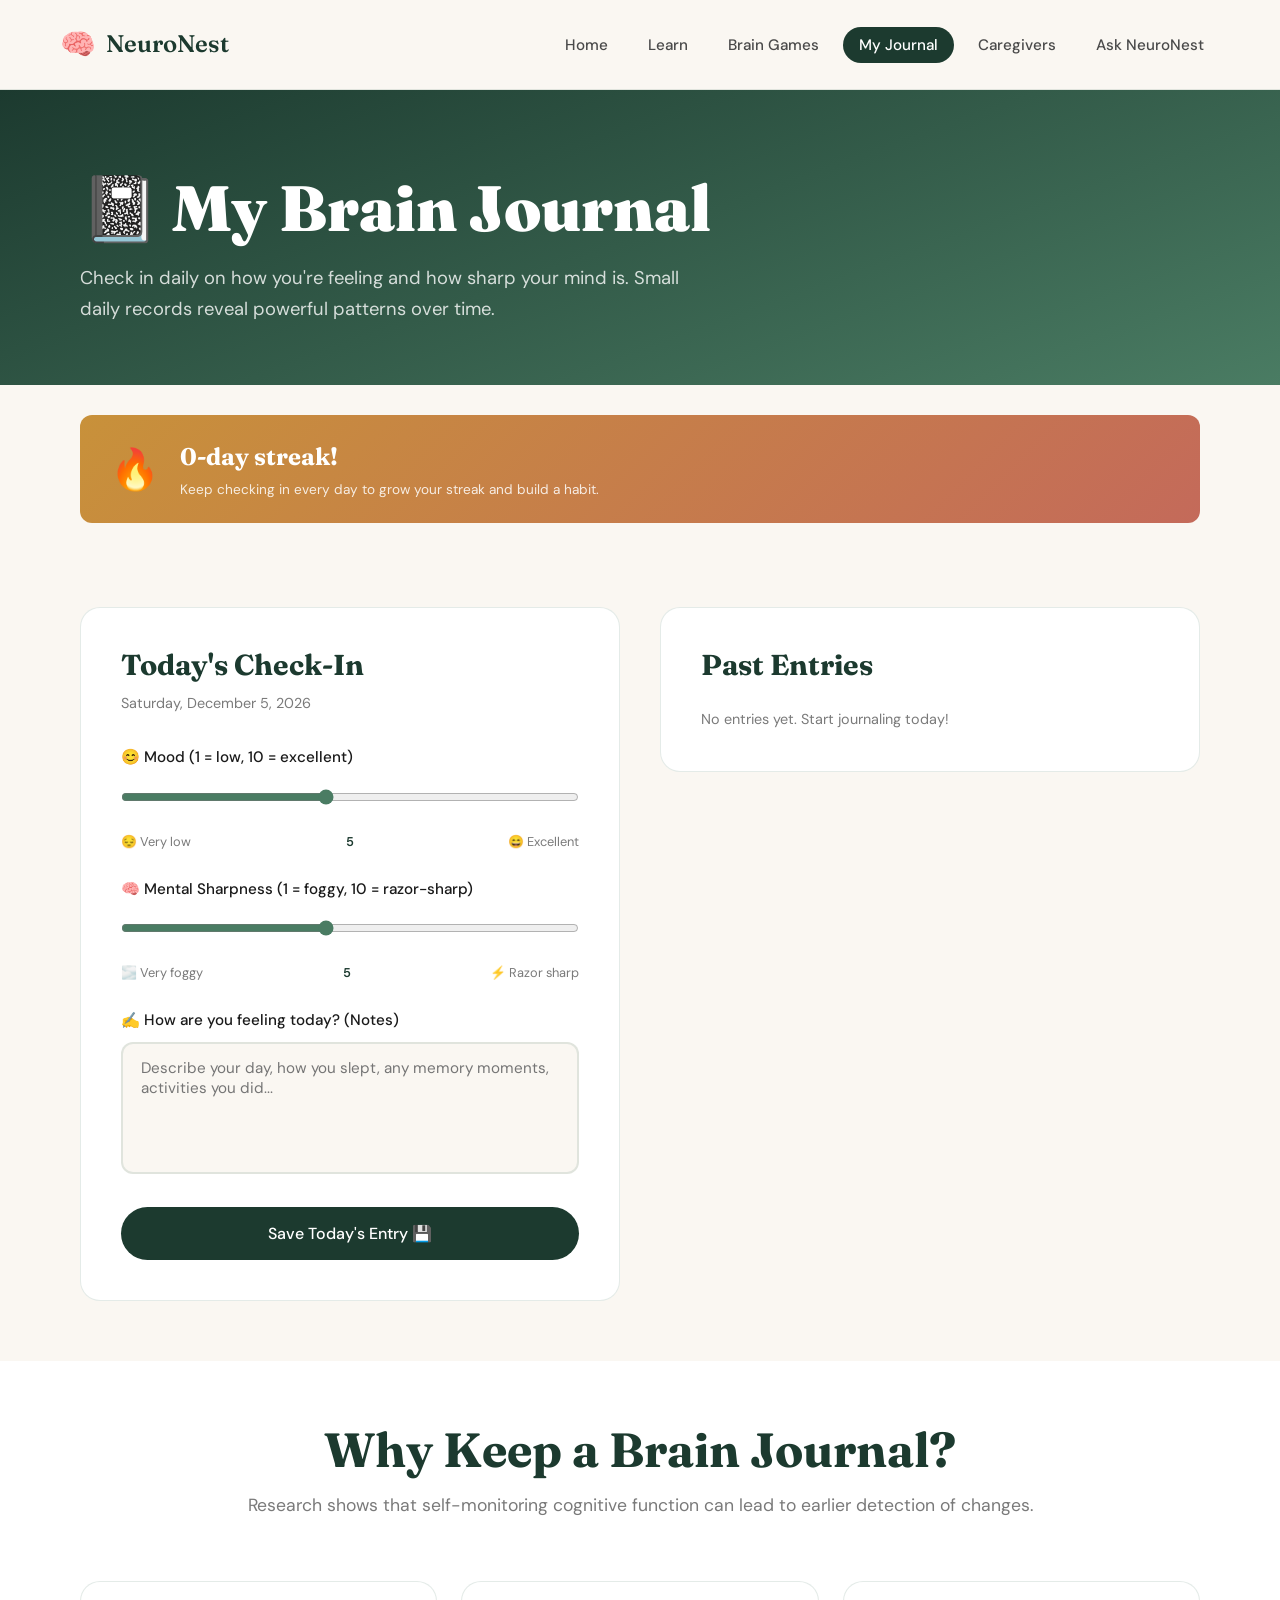
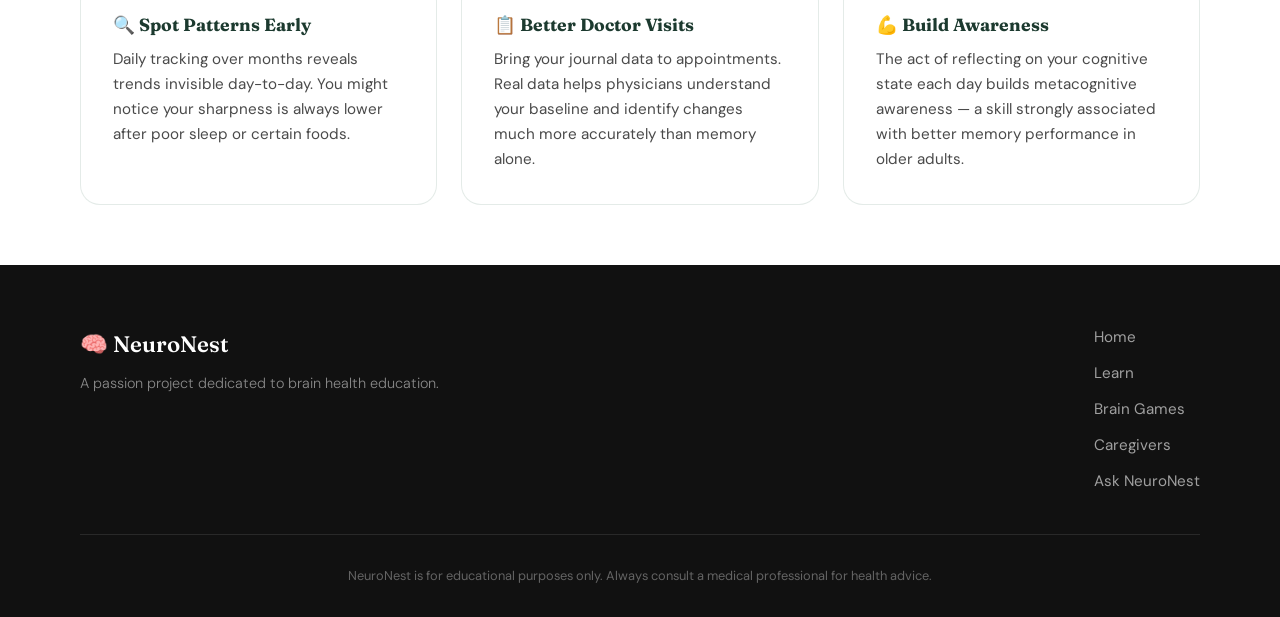
<file: journal.html>
<!DOCTYPE html>
<html lang="en">
<head>
  <meta charset="UTF-8" />
  <meta name="viewport" content="width=device-width, initial-scale=1.0"/>
  <title>My Journal — NeuroNest</title>
  <link rel="stylesheet" href="../css/main.css" />
  <link rel="preconnect" href="https://fonts.googleapis.com">
  <link href="https://fonts.googleapis.com/css2?family=Fraunces:ital,wght@0,300;0,600;0,900;1,300&family=DM+Sans:wght@300;400;500&display=swap" rel="stylesheet">
</head>
<body>

  <nav class="navbar">
    <div class="nav-brand"><span class="brand-icon">🧠</span><span class="brand-name">NeuroNest</span></div>
    <ul class="nav-links">
      <li><a href="../index.html">Home</a></li>
      <li><a href="learn.html">Learn</a></li>
      <li><a href="games.html">Brain Games</a></li>
      <li><a href="journal.html" class="active">My Journal</a></li>
      <li><a href="caregiver.html">Caregivers</a></li>
      <li><a href="chat.html">Ask NeuroNest</a></li>
    </ul>
    <button class="nav-toggle" onclick="toggleNav()">☰</button>
  </nav>

  <div class="page-hero">
    <h1>📓 My Brain Journal</h1>
    <p>Check in daily on how you're feeling and how sharp your mind is. Small daily records reveal powerful patterns over time.</p>
  </div>

  <!-- STREAK -->
  <div style="padding: 30px 80px 0;">
    <div class="streak-banner">
      <div class="streak-fire">🔥</div>
      <div class="streak-text">
        <strong><span id="streakCount">0</span>-day streak!</strong>
        <p>Keep checking in every day to grow your streak and build a habit.</p>
      </div>
    </div>
  </div>

  <!-- JOURNAL FORM + HISTORY -->
  <div class="journal-section">

    <!-- FORM -->
    <div class="journal-form-area">
      <h2>Today's Check-In</h2>
      <p class="journal-subtitle" id="todayDate"></p>

      <div class="form-group">
        <label>😊 Mood (1 = low, 10 = excellent)</label>
        <input type="range" id="moodSlider" min="1" max="10" value="5" oninput="updateMoodLabel(this.value)" />
        <div class="mood-slider-labels">
          <span>😔 Very low</span>
          <span id="moodLabel" style="font-weight:600;color:var(--forest);">5</span>
          <span>😄 Excellent</span>
        </div>
      </div>

      <div class="form-group">
        <label>🧠 Mental Sharpness (1 = foggy, 10 = razor-sharp)</label>
        <input type="range" id="sharpnessSlider" min="1" max="10" value="5" oninput="updateSharpLabel(this.value)" />
        <div class="mood-slider-labels">
          <span>🌫️ Very foggy</span>
          <span id="sharpLabel" style="font-weight:600;color:var(--forest);">5</span>
          <span>⚡ Razor sharp</span>
        </div>
      </div>

      <div class="form-group">
        <label>✍️ How are you feeling today? (Notes)</label>
        <textarea id="journalNotes" rows="5" placeholder="Describe your day, how you slept, any memory moments, activities you did..."></textarea>
      </div>

      <button class="btn-submit" onclick="saveJournalEntry()">Save Today's Entry 💾</button>
    </div>

    <!-- HISTORY -->
    <div class="journal-history">
      <h2>Past Entries</h2>
      <div id="journalEntries">
        <p style="color:var(--text-light);font-size:0.9rem;">No entries yet. Start journaling today!</p>
      </div>
    </div>

  </div>

  <!-- WHY JOURNAL -->
  <section style="padding: 60px 80px; background: white;">
    <div class="section-header">
      <h2>Why Keep a Brain Journal?</h2>
      <p>Research shows that self-monitoring cognitive function can lead to earlier detection of changes.</p>
    </div>
    <div style="display:grid;grid-template-columns:repeat(3,1fr);gap:24px;">
      <div class="learn-card">
        <h4>🔍 Spot Patterns Early</h4>
        <p>Daily tracking over months reveals trends invisible day-to-day. You might notice your sharpness is always lower after poor sleep or certain foods.</p>
      </div>
      <div class="learn-card">
        <h4>📋 Better Doctor Visits</h4>
        <p>Bring your journal data to appointments. Real data helps physicians understand your baseline and identify changes much more accurately than memory alone.</p>
      </div>
      <div class="learn-card">
        <h4>💪 Build Awareness</h4>
        <p>The act of reflecting on your cognitive state each day builds metacognitive awareness — a skill strongly associated with better memory performance in older adults.</p>
      </div>
    </div>
  </section>

  <footer class="footer">
    <div class="footer-inner">
      <div class="footer-brand"><span>🧠</span> NeuroNest <p>A passion project dedicated to brain health education.</p></div>
      <div class="footer-links">
        <a href="../index.html">Home</a>
        <a href="learn.html">Learn</a>
        <a href="games.html">Brain Games</a>
        <a href="caregiver.html">Caregivers</a>
        <a href="chat.html">Ask NeuroNest</a>
      </div>
    </div>
    <p class="footer-disclaimer">NeuroNest is for educational purposes only. Always consult a medical professional for health advice.</p>
  </footer>

  <script src="../js/main.js"></script>
  <script>
    function updateMoodLabel(v) { document.getElementById('moodLabel').textContent = v; }
    function updateSharpLabel(v) { document.getElementById('sharpLabel').textContent = v; }
    document.getElementById('todayDate').textContent = new Date().toLocaleDateString('en-US', { weekday: 'long', year: 'numeric', month: 'long', day: 'numeric' });
  </script>
</body>
</html>
</file>
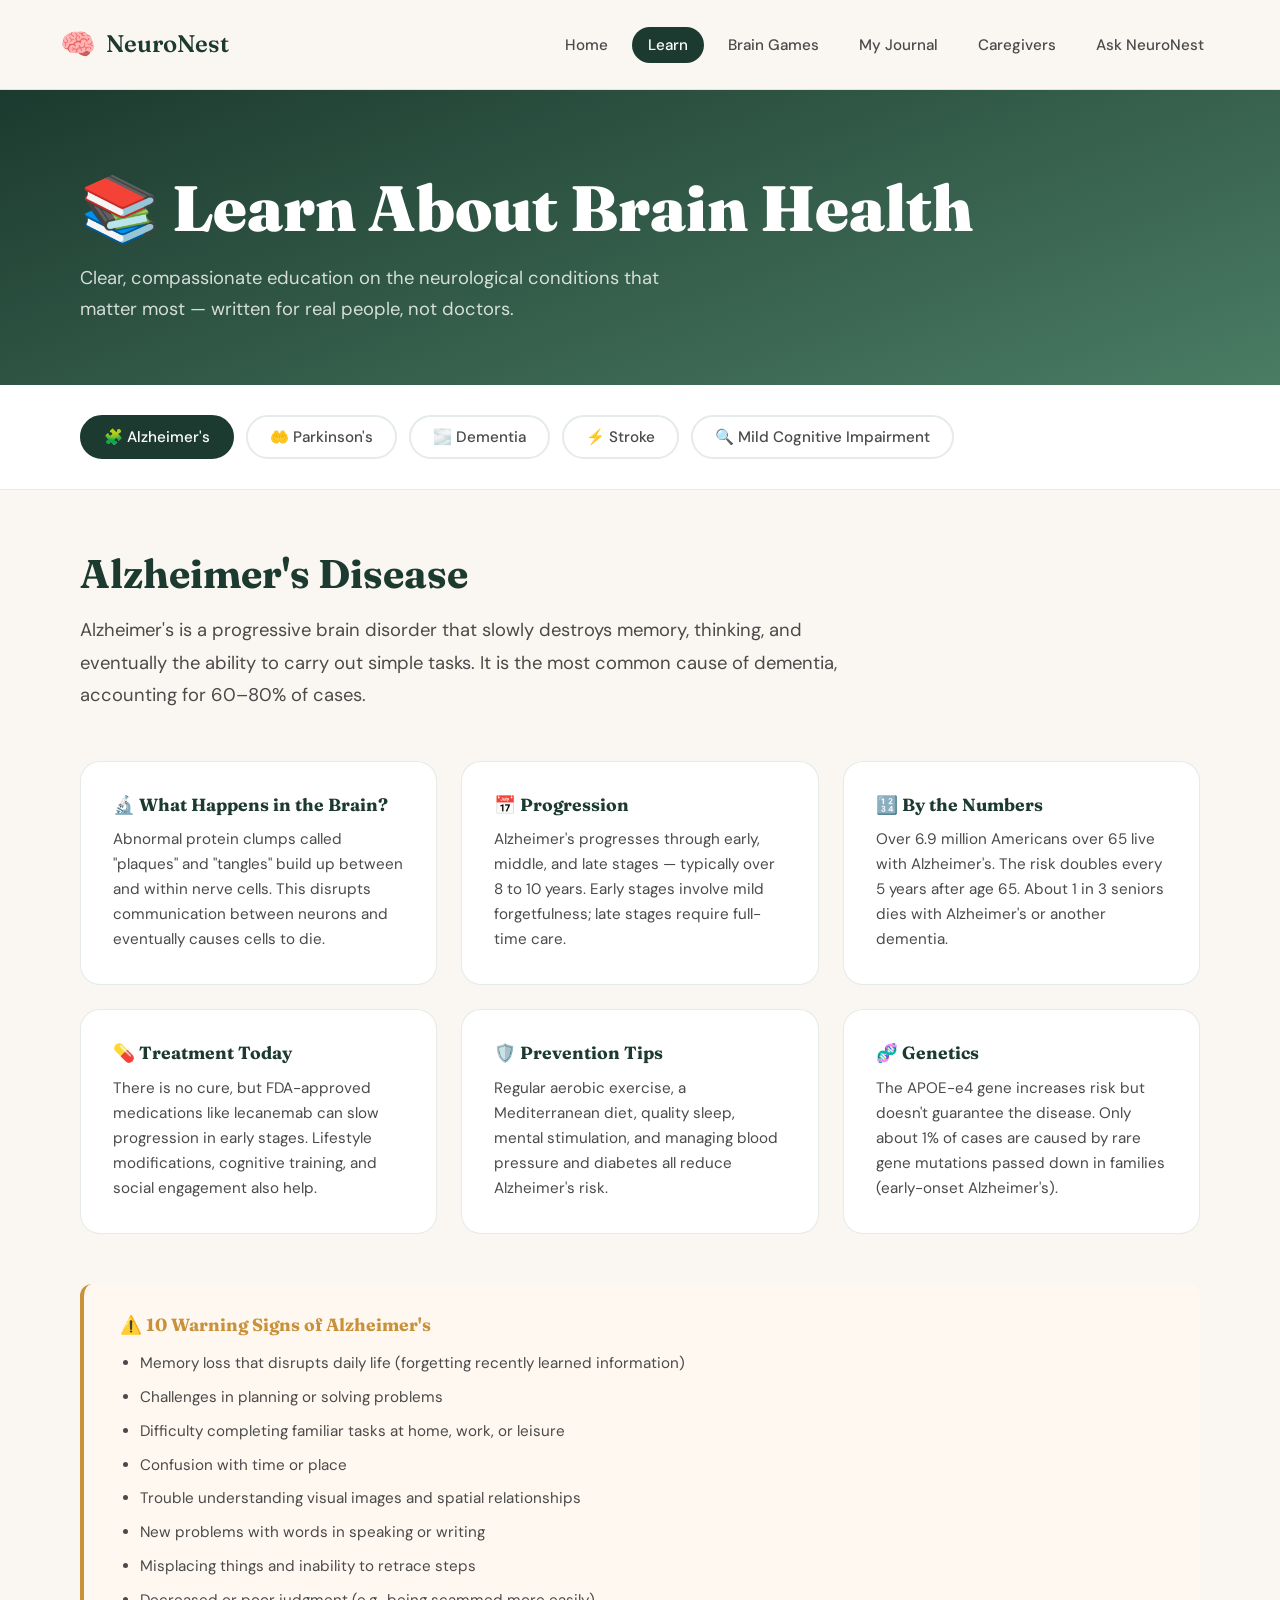
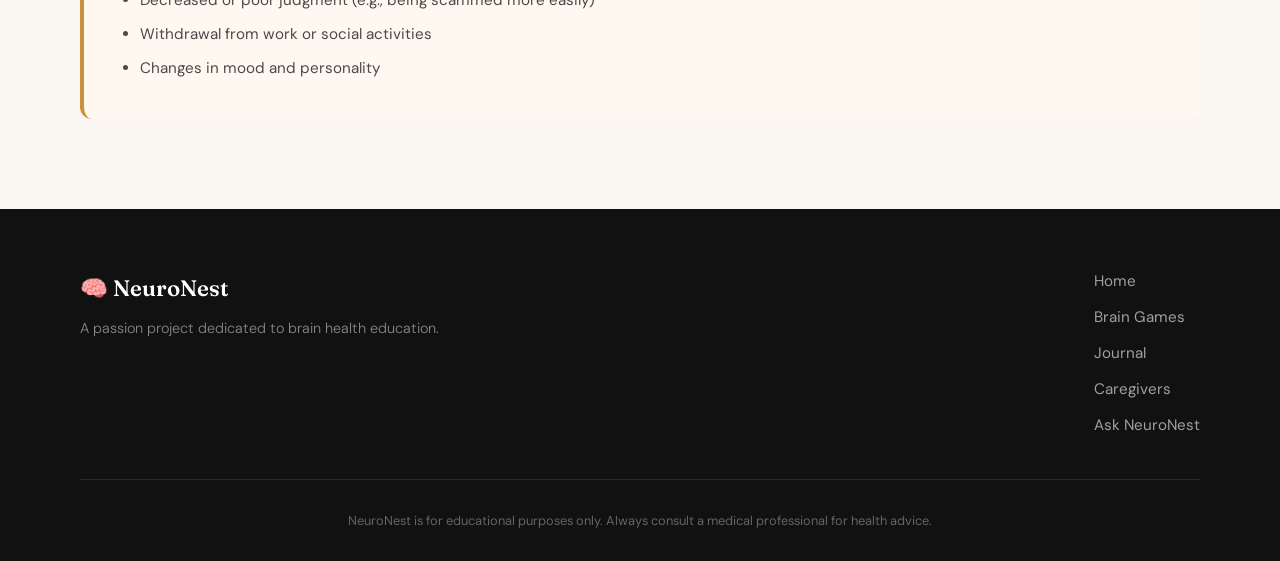
<file: learn.html>
<!DOCTYPE html>
<html lang="en">
<head>
  <meta charset="UTF-8" />
  <meta name="viewport" content="width=device-width, initial-scale=1.0"/>
  <title>Learn — NeuroNest</title>
  <link rel="stylesheet" href="../css/main.css" />
  <link rel="preconnect" href="https://fonts.googleapis.com">
  <link href="https://fonts.googleapis.com/css2?family=Fraunces:ital,wght@0,300;0,600;0,900;1,300&family=DM+Sans:wght@300;400;500&display=swap" rel="stylesheet">
</head>
<body>

  <nav class="navbar">
    <div class="nav-brand"><span class="brand-icon">🧠</span><span class="brand-name">NeuroNest</span></div>
    <ul class="nav-links">
      <li><a href="../index.html">Home</a></li>
      <li><a href="learn.html" class="active">Learn</a></li>
      <li><a href="games.html">Brain Games</a></li>
      <li><a href="journal.html">My Journal</a></li>
      <li><a href="caregiver.html">Caregivers</a></li>
      <li><a href="chat.html">Ask NeuroNest</a></li>
    </ul>
    <button class="nav-toggle" onclick="toggleNav()">☰</button>
  </nav>

  <div class="page-hero">
    <h1>📚 Learn About Brain Health</h1>
    <p>Clear, compassionate education on the neurological conditions that matter most — written for real people, not doctors.</p>
  </div>

  <!-- CONDITION TABS -->
  <div class="conditions-nav">
    <button class="cond-tab active" data-target="alzheimers">🧩 Alzheimer's</button>
    <button class="cond-tab" data-target="parkinsons">🤲 Parkinson's</button>
    <button class="cond-tab" data-target="dementia">🌫️ Dementia</button>
    <button class="cond-tab" data-target="stroke">⚡ Stroke</button>
    <button class="cond-tab" data-target="mci">🔍 Mild Cognitive Impairment</button>
  </div>

  <!-- ALZHEIMER'S -->
  <div class="condition-section active" id="alzheimers">
    <h2>Alzheimer's Disease</h2>
    <p class="condition-intro">Alzheimer's is a progressive brain disorder that slowly destroys memory, thinking, and eventually the ability to carry out simple tasks. It is the most common cause of dementia, accounting for 60–80% of cases.</p>

    <div class="learn-grid">
      <div class="learn-card">
        <h4>🔬 What Happens in the Brain?</h4>
        <p>Abnormal protein clumps called "plaques" and "tangles" build up between and within nerve cells. This disrupts communication between neurons and eventually causes cells to die.</p>
      </div>
      <div class="learn-card">
        <h4>📅 Progression</h4>
        <p>Alzheimer's progresses through early, middle, and late stages — typically over 8 to 10 years. Early stages involve mild forgetfulness; late stages require full-time care.</p>
      </div>
      <div class="learn-card">
        <h4>🔢 By the Numbers</h4>
        <p>Over 6.9 million Americans over 65 live with Alzheimer's. The risk doubles every 5 years after age 65. About 1 in 3 seniors dies with Alzheimer's or another dementia.</p>
      </div>
      <div class="learn-card">
        <h4>💊 Treatment Today</h4>
        <p>There is no cure, but FDA-approved medications like lecanemab can slow progression in early stages. Lifestyle modifications, cognitive training, and social engagement also help.</p>
      </div>
      <div class="learn-card">
        <h4>🛡️ Prevention Tips</h4>
        <p>Regular aerobic exercise, a Mediterranean diet, quality sleep, mental stimulation, and managing blood pressure and diabetes all reduce Alzheimer's risk.</p>
      </div>
      <div class="learn-card">
        <h4>🧬 Genetics</h4>
        <p>The APOE-e4 gene increases risk but doesn't guarantee the disease. Only about 1% of cases are caused by rare gene mutations passed down in families (early-onset Alzheimer's).</p>
      </div>
    </div>

    <div class="warning-signs">
      <h4>⚠️ 10 Warning Signs of Alzheimer's</h4>
      <ul>
        <li>Memory loss that disrupts daily life (forgetting recently learned information)</li>
        <li>Challenges in planning or solving problems</li>
        <li>Difficulty completing familiar tasks at home, work, or leisure</li>
        <li>Confusion with time or place</li>
        <li>Trouble understanding visual images and spatial relationships</li>
        <li>New problems with words in speaking or writing</li>
        <li>Misplacing things and inability to retrace steps</li>
        <li>Decreased or poor judgment (e.g., being scammed more easily)</li>
        <li>Withdrawal from work or social activities</li>
        <li>Changes in mood and personality</li>
      </ul>
    </div>
  </div>

  <!-- PARKINSON'S -->
  <div class="condition-section" id="parkinsons">
    <h2>Parkinson's Disease</h2>
    <p class="condition-intro">Parkinson's is a progressive nervous system disorder that primarily affects movement. It develops when neurons in a brain region called the substantia nigra break down or die, reducing the production of dopamine.</p>

    <div class="learn-grid">
      <div class="learn-card">
        <h4>🔬 The Dopamine Connection</h4>
        <p>Dopamine is the brain's "movement messenger." When dopamine-producing cells die, signals between the brain and muscles become slow and imprecise, causing the hallmark tremors and rigidity.</p>
      </div>
      <div class="learn-card">
        <h4>🚶 Motor vs. Non-Motor Symptoms</h4>
        <p>While tremors, stiffness, and slow movement are well-known, Parkinson's also causes non-motor symptoms: depression, sleep problems, loss of smell, and cognitive changes.</p>
      </div>
      <div class="learn-card">
        <h4>📋 Who Gets It?</h4>
        <p>About 90,000 new cases are diagnosed in the US each year. It typically begins after age 60, but young-onset Parkinson's (before 50) affects about 10–20% of patients.</p>
      </div>
      <div class="learn-card">
        <h4>💊 Levodopa</h4>
        <p>The most effective medication is levodopa, which the brain converts to dopamine. Physical therapy, occupational therapy, and deep brain stimulation (DBS) are also important treatments.</p>
      </div>
      <div class="learn-card">
        <h4>🏃 Exercise is Medicine</h4>
        <p>Research shows that vigorous aerobic exercise — especially boxing, cycling, and tango dancing — can significantly slow Parkinson's progression by promoting neuroplasticity.</p>
      </div>
      <div class="learn-card">
        <h4>🌙 Sleep & Parkinson's</h4>
        <p>REM sleep behavior disorder — where people act out vivid dreams — is one of the earliest warning signs of Parkinson's, sometimes preceding motor symptoms by 10+ years.</p>
      </div>
    </div>

    <div class="warning-signs">
      <h4>⚠️ Early Warning Signs</h4>
      <ul>
        <li>Tremor in a finger, thumb, hand, or chin while at rest</li>
        <li>Smaller handwriting than usual (micrographia)</li>
        <li>Loss of smell (hyposmia) — especially for things like bananas or licorice</li>
        <li>Trouble sleeping — thrashing or acting out dreams</li>
        <li>Stiffness in arms, legs, or trunk that doesn't go away when moving</li>
        <li>Constipation with no clear cause</li>
        <li>Softer, lower, or hoarse voice</li>
        <li>Masked face — a serious, depressed, or mad look even when not feeling that way</li>
      </ul>
    </div>
  </div>

  <!-- DEMENTIA -->
  <div class="condition-section" id="dementia">
    <h2>Dementia</h2>
    <p class="condition-intro">Dementia is not a single disease — it's an umbrella term for a group of symptoms affecting memory, thinking, and social abilities severely enough to interfere with daily life. Alzheimer's is the most common type, but there are many others.</p>

    <div class="learn-grid">
      <div class="learn-card">
        <h4>🌫️ Types of Dementia</h4>
        <p>Major types include: Alzheimer's disease (60–80%), Vascular dementia (after strokes), Lewy body dementia, Frontotemporal dementia, and mixed dementia (more than one type at once).</p>
      </div>
      <div class="learn-card">
        <h4>🆚 Normal Aging vs. Dementia</h4>
        <p>Occasionally forgetting a name but remembering it later is normal aging. Forgetting important events, getting lost in familiar places, and asking the same question repeatedly are warning signs.</p>
      </div>
      <div class="learn-card">
        <h4>🩺 Reversible Causes</h4>
        <p>Some conditions can mimic dementia and are treatable: thyroid problems, vitamin B12 deficiency, depression, medication side effects, and urinary tract infections in older adults.</p>
      </div>
      <div class="learn-card">
        <h4>🌐 Global Impact</h4>
        <p>55 million people worldwide live with dementia. A new case is diagnosed every 3 seconds globally. Dementia is one of the leading causes of disability among older adults worldwide.</p>
      </div>
      <div class="learn-card">
        <h4>🧠 The MIND Diet</h4>
        <p>The MIND diet (Mediterranean-DASH Intervention for Neurodegenerative Delay) combines two proven diets and has been shown to reduce dementia risk by up to 53% in strict followers.</p>
      </div>
      <div class="learn-card">
        <h4>❤️ Vascular Dementia</h4>
        <p>The second most common type is caused by reduced blood flow to the brain — often from a series of small strokes. Controlling blood pressure and cholesterol is key prevention.</p>
      </div>
    </div>

    <div class="warning-signs">
      <h4>⚠️ Seven Stages of Dementia</h4>
      <ul>
        <li><strong>Stage 1:</strong> No impairment — normal function</li>
        <li><strong>Stage 2:</strong> Very mild decline — normal forgetfulness</li>
        <li><strong>Stage 3:</strong> Mild decline — family members may notice problems</li>
        <li><strong>Stage 4:</strong> Moderate decline — difficulty with complex tasks, may withdraw socially</li>
        <li><strong>Stage 5:</strong> Moderately severe — needs help with daily activities, may forget address or major current events</li>
        <li><strong>Stage 6:</strong> Severe — needs extensive help, may not recognize spouse or children</li>
        <li><strong>Stage 7:</strong> Very severe — loss of ability to speak and walk</li>
      </ul>
    </div>
  </div>

  <!-- STROKE -->
  <div class="condition-section" id="stroke">
    <h2>Stroke</h2>
    <p class="condition-intro">A stroke occurs when blood supply to part of the brain is cut off. Without oxygen, brain cells begin dying within minutes. Stroke is a medical emergency — fast treatment is essential.</p>

    <div class="learn-grid">
      <div class="learn-card">
        <h4>🔴 Ischemic vs. Hemorrhagic</h4>
        <p>87% of strokes are ischemic (a clot blocks a blood vessel). The remaining 13% are hemorrhagic (a blood vessel ruptures). Both are emergencies requiring different treatments.</p>
      </div>
      <div class="learn-card">
        <h4>⚡ The BE-FAST Test</h4>
        <p><strong>B</strong>alance, <strong>E</strong>yes, <strong>F</strong>ace drooping, <strong>A</strong>rm weakness, <strong>S</strong>peech difficulty, <strong>T</strong>ime to call 911. Learn these — they can save a life.</p>
      </div>
      <div class="learn-card">
        <h4>⏰ Time is Brain</h4>
        <p>Every minute during a stroke, about 1.9 million neurons die. The clot-busting drug tPA must be given within 4.5 hours of symptom onset — which is why BE-FAST awareness matters.</p>
      </div>
      <div class="learn-card">
        <h4>🔄 TIA — The Warning Stroke</h4>
        <p>A transient ischemic attack (TIA or "mini-stroke") causes temporary symptoms lasting minutes to hours. It is a major warning sign — 1 in 10 TIA patients has a full stroke within 3 months.</p>
      </div>
      <div class="learn-card">
        <h4>🏋️ Recovery & Rehab</h4>
        <p>The brain is remarkably adaptable. Physical, speech, and occupational therapy help the brain form new pathways. Most recovery happens in the first 3–6 months after stroke.</p>
      </div>
      <div class="learn-card">
        <h4>🛡️ 80% Preventable</h4>
        <p>Up to 80% of strokes are preventable. Key steps: control blood pressure, stop smoking, manage diabetes, maintain healthy weight, limit alcohol, and treat atrial fibrillation.</p>
      </div>
    </div>

    <div class="warning-signs">
      <h4>⚠️ Remember BE-FAST</h4>
      <ul>
        <li><strong>B — Balance:</strong> Sudden loss of balance or coordination</li>
        <li><strong>E — Eyes:</strong> Sudden vision changes in one or both eyes</li>
        <li><strong>F — Face:</strong> Ask person to smile — does one side droop?</li>
        <li><strong>A — Arms:</strong> Ask person to raise both arms — does one drift down?</li>
        <li><strong>S — Speech:</strong> Ask person to repeat a simple sentence — is speech slurred or strange?</li>
        <li><strong>T — Time:</strong> If ANY of these are present, call 911 IMMEDIATELY</li>
      </ul>
    </div>
  </div>

  <!-- MCI -->
  <div class="condition-section" id="mci">
    <h2>Mild Cognitive Impairment (MCI)</h2>
    <p class="condition-intro">MCI is the stage between normal age-related cognitive changes and the more serious decline of dementia. People with MCI have noticeable changes in memory or thinking, but can still live independently.</p>

    <div class="learn-grid">
      <div class="learn-card">
        <h4>🔍 What is MCI?</h4>
        <p>MCI causes cognitive changes noticeable to the person and others, but not severe enough to interfere significantly with daily life. It affects about 15–20% of people over 65.</p>
      </div>
      <div class="learn-card">
        <h4>🔀 Two Types</h4>
        <p>Amnestic MCI (the most common type) primarily affects memory. Non-amnestic MCI affects other thinking skills like language, attention, or visual-spatial ability.</p>
      </div>
      <div class="learn-card">
        <h4>📊 What Happens Next?</h4>
        <p>About 10–15% of people with MCI go on to develop dementia each year. However, some people stay stable, and some even improve — especially when a reversible cause is found.</p>
      </div>
      <div class="learn-card">
        <h4>🔬 Diagnosis</h4>
        <p>Doctors use cognitive tests, brain imaging (MRI), blood tests, and sometimes cerebrospinal fluid analysis to distinguish MCI from normal aging or early dementia.</p>
      </div>
      <div class="learn-card">
        <h4>💪 What You Can Do</h4>
        <p>MCI is a crucial intervention window. Regular exercise, cognitive training, social engagement, treating sleep apnea, and managing vascular risk factors all reduce conversion to dementia.</p>
      </div>
      <div class="learn-card">
        <h4>🧪 Emerging Research</h4>
        <p>New blood tests can detect amyloid beta — the hallmark of Alzheimer's — years before symptoms appear, opening doors for very early intervention during the MCI stage.</p>
      </div>
    </div>

    <div class="warning-signs">
      <h4>⚠️ Signs That May Indicate MCI</h4>
      <ul>
        <li>Forgetting things more often than you used to</li>
        <li>Forgetting important events such as appointments or social engagements</li>
        <li>Losing your train of thought or the thread of conversations, books, or movies</li>
        <li>Feeling increasingly overwhelmed by making decisions or planning steps</li>
        <li>Having trouble finding your way around familiar places</li>
        <li>Your family or friends notice memory slips or personality changes</li>
        <li>Feeling more anxious, depressed, or irritable than usual</li>
      </ul>
    </div>
  </div>

  <footer class="footer">
    <div class="footer-inner">
      <div class="footer-brand"><span>🧠</span> NeuroNest <p>A passion project dedicated to brain health education.</p></div>
      <div class="footer-links">
        <a href="../index.html">Home</a>
        <a href="games.html">Brain Games</a>
        <a href="journal.html">Journal</a>
        <a href="caregiver.html">Caregivers</a>
        <a href="chat.html">Ask NeuroNest</a>
      </div>
    </div>
    <p class="footer-disclaimer">NeuroNest is for educational purposes only. Always consult a medical professional for health advice.</p>
  </footer>

  <script src="../js/main.js"></script>
</body>
</html>
</file>
<file: css/main.css>
/* ===========================
   NEURONEST — MAIN STYLESHEET
   =========================== */

:root {
  --cream: #FAF7F2;
  --warm-white: #FFFEF9;
  --forest: #1C3A2F;
  --sage: #4A7C63;
  --sage-light: #7FB49A;
  --gold: #C8913A;
  --gold-light: #F0C97A;
  --rose: #C46A5A;
  --sky: #5A8FA8;
  --text-dark: #1A1A1A;
  --text-mid: #4A4A4A;
  --text-light: #7A7A7A;
  --card-bg: #FFFFFF;
  --border: rgba(74, 124, 99, 0.15);
  --shadow: 0 4px 30px rgba(28, 58, 47, 0.08);
  --shadow-hover: 0 12px 50px rgba(28, 58, 47, 0.15);
  --radius: 20px;
  --radius-sm: 12px;
}

* { margin: 0; padding: 0; box-sizing: border-box; }

html { scroll-behavior: smooth; }

body {
  font-family: 'DM Sans', sans-serif;
  background-color: var(--cream);
  color: var(--text-dark);
  font-size: 18px;
  line-height: 1.7;
  overflow-x: hidden;
}

/* ---- TYPOGRAPHY ---- */
h1, h2, h3, h4 {
  font-family: 'Fraunces', serif;
  line-height: 1.2;
}

em { font-style: italic; color: var(--sage); }

/* ---- NAVBAR ---- */
.navbar {
  display: flex;
  align-items: center;
  justify-content: space-between;
  padding: 20px 60px;
  background: rgba(250, 247, 242, 0.95);
  backdrop-filter: blur(12px);
  position: sticky;
  top: 0;
  z-index: 100;
  border-bottom: 1px solid var(--border);
}

.nav-brand {
  display: flex;
  align-items: center;
  gap: 10px;
  font-family: 'Fraunces', serif;
  font-size: 1.5rem;
  font-weight: 600;
  color: var(--forest);
  text-decoration: none;
}

.brand-icon { font-size: 1.8rem; }

.nav-links {
  display: flex;
  list-style: none;
  gap: 8px;
}

.nav-links a {
  text-decoration: none;
  color: var(--text-mid);
  font-size: 0.95rem;
  font-weight: 500;
  padding: 8px 16px;
  border-radius: 30px;
  transition: all 0.2s ease;
}

.nav-links a:hover, .nav-links a.active {
  background: var(--forest);
  color: white;
}

.nav-toggle { display: none; background: none; border: none; font-size: 1.5rem; cursor: pointer; }

/* ---- HERO ---- */
.hero {
  min-height: 92vh;
  display: grid;
  grid-template-columns: 1fr 1fr;
  align-items: center;
  padding: 80px 80px 60px;
  position: relative;
  overflow: hidden;
  gap: 60px;
}

.hero-bg-orb {
  position: absolute;
  border-radius: 50%;
  filter: blur(80px);
  opacity: 0.25;
  pointer-events: none;
}
.orb1 {
  width: 600px; height: 600px;
  background: var(--sage);
  top: -200px; right: -100px;
  animation: floatOrb 8s ease-in-out infinite alternate;
}
.orb2 {
  width: 400px; height: 400px;
  background: var(--gold);
  bottom: -100px; left: -50px;
  animation: floatOrb 10s ease-in-out infinite alternate-reverse;
}

@keyframes floatOrb {
  from { transform: translate(0, 0) scale(1); }
  to { transform: translate(30px, -30px) scale(1.05); }
}

.hero-eyebrow {
  font-size: 0.9rem;
  letter-spacing: 0.12em;
  text-transform: uppercase;
  color: var(--sage);
  font-weight: 500;
  margin-bottom: 16px;
}

.hero-title {
  font-size: clamp(3rem, 6vw, 5.5rem);
  font-weight: 900;
  color: var(--forest);
  margin-bottom: 24px;
  line-height: 1.05;
}

.hero-sub {
  font-size: 1.15rem;
  color: var(--text-mid);
  max-width: 520px;
  margin-bottom: 40px;
  line-height: 1.75;
}

.hero-cta-row { display: flex; gap: 16px; flex-wrap: wrap; }

.btn-primary {
  background: var(--forest);
  color: white;
  padding: 16px 36px;
  border-radius: 50px;
  text-decoration: none;
  font-weight: 500;
  font-size: 1rem;
  transition: all 0.25s ease;
  box-shadow: 0 4px 20px rgba(28, 58, 47, 0.25);
}
.btn-primary:hover {
  background: var(--sage);
  transform: translateY(-2px);
  box-shadow: 0 8px 30px rgba(28, 58, 47, 0.3);
}

.btn-secondary {
  background: transparent;
  color: var(--forest);
  padding: 16px 36px;
  border-radius: 50px;
  text-decoration: none;
  font-weight: 500;
  font-size: 1rem;
  border: 2px solid var(--forest);
  transition: all 0.25s ease;
}
.btn-secondary:hover {
  background: var(--forest);
  color: white;
  transform: translateY(-2px);
}

/* Brain visual */
.hero-visual {
  display: flex;
  align-items: center;
  justify-content: center;
  position: relative;
  height: 420px;
}

.brain-ring {
  position: absolute;
  border-radius: 50%;
  border: 2px solid;
  animation: spinRing linear infinite;
}
.ring1 {
  width: 320px; height: 320px;
  border-color: rgba(74, 124, 99, 0.25);
  animation-duration: 20s;
}
.ring2 {
  width: 240px; height: 240px;
  border-color: rgba(200, 145, 58, 0.3);
  animation-duration: 15s;
  animation-direction: reverse;
}
.ring3 {
  width: 160px; height: 160px;
  border-color: rgba(74, 124, 99, 0.4);
  animation-duration: 10s;
}
@keyframes spinRing {
  from { transform: rotate(0deg); }
  to { transform: rotate(360deg); }
}

.brain-center {
  font-size: 5rem;
  z-index: 1;
  animation: pulseBrain 3s ease-in-out infinite;
  filter: drop-shadow(0 0 30px rgba(74, 124, 99, 0.4));
}
@keyframes pulseBrain {
  0%, 100% { transform: scale(1); }
  50% { transform: scale(1.08); }
}

/* ---- DAILY BOOST ---- */
.daily-boost {
  padding: 0 80px 60px;
}

.boost-card {
  background: linear-gradient(135deg, var(--forest), var(--sage));
  border-radius: var(--radius);
  padding: 40px 50px;
  color: white;
  display: flex;
  align-items: center;
  gap: 30px;
  flex-wrap: wrap;
  box-shadow: var(--shadow-hover);
}

.boost-label {
  font-size: 0.85rem;
  letter-spacing: 0.1em;
  text-transform: uppercase;
  opacity: 0.8;
  white-space: nowrap;
  font-weight: 500;
}

.boost-text {
  font-size: 1.1rem;
  flex: 1;
  line-height: 1.6;
  font-weight: 300;
}

.boost-date {
  font-size: 0.85rem;
  opacity: 0.6;
  white-space: nowrap;
}

/* ---- SECTION HEADER ---- */
.section-header {
  text-align: center;
  margin-bottom: 60px;
}
.section-header h2 {
  font-size: clamp(2rem, 4vw, 3rem);
  font-weight: 700;
  color: var(--forest);
  margin-bottom: 12px;
}
.section-header p {
  color: var(--text-light);
  font-size: 1.1rem;
}

/* ---- FEATURES ---- */
.features {
  padding: 80px 80px;
}

.features-grid {
  display: grid;
  grid-template-columns: repeat(3, 1fr);
  gap: 24px;
}

.feature-card {
  background: var(--card-bg);
  border-radius: var(--radius);
  padding: 40px 36px;
  text-decoration: none;
  color: var(--text-dark);
  border: 1px solid var(--border);
  transition: all 0.3s ease;
  position: relative;
  overflow: hidden;
  display: block;
}
.feature-card::before {
  content: '';
  position: absolute;
  top: 0; left: 0; right: 0;
  height: 4px;
  border-radius: 4px 4px 0 0;
}
.card-learn::before { background: var(--sage); }
.card-games::before { background: var(--gold); }
.card-journal::before { background: var(--rose); }
.card-caregiver::before { background: var(--sky); }
.card-chat::before { background: var(--sage-light); }
.card-dashboard::before { background: var(--gold-light); }

.feature-card:hover {
  transform: translateY(-6px);
  box-shadow: var(--shadow-hover);
  border-color: transparent;
}

.card-icon { font-size: 2.4rem; margin-bottom: 20px; display: block; }

.feature-card h3 {
  font-size: 1.4rem;
  font-weight: 700;
  color: var(--forest);
  margin-bottom: 10px;
}

.feature-card p {
  font-size: 0.95rem;
  color: var(--text-mid);
  line-height: 1.65;
}

.card-arrow {
  display: inline-block;
  margin-top: 20px;
  font-size: 1.2rem;
  color: var(--sage);
  transition: transform 0.2s;
}
.feature-card:hover .card-arrow { transform: translateX(6px); }

/* ---- STATS STRIP ---- */
.stats-strip {
  background: var(--forest);
  padding: 60px 80px;
  display: grid;
  grid-template-columns: repeat(4, 1fr);
  gap: 40px;
  text-align: center;
}

.stat-num {
  display: block;
  font-family: 'Fraunces', serif;
  font-size: 3.5rem;
  font-weight: 900;
  color: var(--gold-light);
  line-height: 1;
  margin-bottom: 10px;
}
.stat-label {
  color: rgba(255,255,255,0.7);
  font-size: 0.9rem;
}

/* ---- CONDITIONS ---- */
.conditions {
  padding: 80px 80px;
  text-align: center;
}

.conditions-row {
  display: flex;
  flex-wrap: wrap;
  gap: 16px;
  justify-content: center;
}

.condition-pill {
  background: white;
  border: 2px solid var(--border);
  border-radius: 50px;
  padding: 14px 28px;
  font-size: 1.05rem;
  font-weight: 500;
  text-decoration: none;
  color: var(--forest);
  transition: all 0.25s ease;
}
.condition-pill:hover {
  background: var(--forest);
  color: white;
  border-color: var(--forest);
  transform: translateY(-3px);
  box-shadow: 0 8px 25px rgba(28, 58, 47, 0.2);
}

/* ---- FOOTER ---- */
.footer {
  background: #111;
  color: white;
  padding: 60px 80px 30px;
}

.footer-inner {
  display: flex;
  justify-content: space-between;
  align-items: flex-start;
  flex-wrap: wrap;
  gap: 40px;
  padding-bottom: 40px;
  border-bottom: 1px solid rgba(255,255,255,0.1);
  margin-bottom: 30px;
}

.footer-brand {
  font-family: 'Fraunces', serif;
  font-size: 1.4rem;
  font-weight: 600;
}
.footer-brand p {
  font-family: 'DM Sans', sans-serif;
  font-size: 0.9rem;
  color: rgba(255,255,255,0.5);
  font-weight: 300;
  margin-top: 8px;
}

.footer-links {
  display: flex;
  flex-direction: column;
  gap: 10px;
}
.footer-links a {
  color: rgba(255,255,255,0.6);
  text-decoration: none;
  font-size: 0.95rem;
  transition: color 0.2s;
}
.footer-links a:hover { color: white; }

.footer-disclaimer {
  font-size: 0.8rem;
  color: rgba(255,255,255,0.35);
  text-align: center;
}

/* ---- PAGE HEADER (inner pages) ---- */
.page-hero {
  padding: 80px 80px 60px;
  background: linear-gradient(160deg, var(--forest) 0%, var(--sage) 100%);
  color: white;
}
.page-hero h1 {
  font-size: clamp(2.5rem, 5vw, 4rem);
  font-weight: 900;
  margin-bottom: 16px;
}
.page-hero p {
  font-size: 1.15rem;
  opacity: 0.8;
  max-width: 600px;
}

/* ---- LEARN PAGE ---- */
.conditions-nav {
  display: flex;
  gap: 12px;
  flex-wrap: wrap;
  padding: 30px 80px;
  background: white;
  border-bottom: 1px solid var(--border);
  position: sticky;
  top: 72px;
  z-index: 50;
}

.cond-tab {
  padding: 10px 22px;
  border-radius: 30px;
  border: 2px solid var(--border);
  background: none;
  cursor: pointer;
  font-size: 0.95rem;
  font-weight: 500;
  color: var(--text-mid);
  font-family: 'DM Sans', sans-serif;
  transition: all 0.2s;
}
.cond-tab.active, .cond-tab:hover {
  background: var(--forest);
  color: white;
  border-color: var(--forest);
}

.condition-section {
  display: none;
  padding: 60px 80px;
}
.condition-section.active { display: block; }

.condition-section h2 {
  font-size: 2.5rem;
  color: var(--forest);
  margin-bottom: 16px;
}

.condition-intro {
  font-size: 1.15rem;
  color: var(--text-mid);
  max-width: 760px;
  margin-bottom: 50px;
  line-height: 1.75;
}

.learn-grid {
  display: grid;
  grid-template-columns: repeat(3, 1fr);
  gap: 24px;
  margin-bottom: 50px;
}

.learn-card {
  background: white;
  border-radius: var(--radius);
  padding: 32px;
  border: 1px solid var(--border);
}
.learn-card h4 {
  font-size: 1.1rem;
  color: var(--forest);
  margin-bottom: 12px;
}
.learn-card p {
  font-size: 0.95rem;
  color: var(--text-mid);
  line-height: 1.65;
}

.warning-signs {
  background: #FFF8F0;
  border-left: 4px solid var(--gold);
  border-radius: var(--radius-sm);
  padding: 30px 36px;
  margin-bottom: 30px;
}
.warning-signs h4 {
  color: var(--gold);
  font-size: 1.1rem;
  margin-bottom: 16px;
}
.warning-signs ul {
  padding-left: 20px;
}
.warning-signs li {
  color: var(--text-mid);
  margin-bottom: 8px;
  font-size: 0.95rem;
}

/* ---- GAMES PAGE ---- */
.games-section {
  padding: 60px 80px;
}
.games-grid {
  display: grid;
  grid-template-columns: repeat(3, 1fr);
  gap: 24px;
}

.game-card {
  background: white;
  border-radius: var(--radius);
  padding: 36px;
  border: 1px solid var(--border);
  text-align: center;
  transition: all 0.3s;
  cursor: pointer;
  text-decoration: none;
  color: var(--text-dark);
  display: block;
}
.game-card:hover {
  transform: translateY(-6px);
  box-shadow: var(--shadow-hover);
}
.game-emoji { font-size: 3rem; margin-bottom: 16px; display: block; }
.game-card h3 { font-size: 1.3rem; color: var(--forest); margin-bottom: 10px; }
.game-card p { font-size: 0.9rem; color: var(--text-mid); }
.game-skill {
  display: inline-block;
  margin-top: 14px;
  font-size: 0.75rem;
  background: var(--cream);
  color: var(--sage);
  border-radius: 20px;
  padding: 4px 12px;
  font-weight: 500;
}

/* ---- GAME PLAYING AREA ---- */
.game-arena {
  padding: 40px 80px 80px;
}

.score-bar {
  display: flex;
  justify-content: space-between;
  align-items: center;
  background: white;
  border-radius: var(--radius-sm);
  padding: 18px 30px;
  margin-bottom: 30px;
  border: 1px solid var(--border);
}
.score-val {
  font-family: 'Fraunces', serif;
  font-size: 1.5rem;
  color: var(--forest);
}

/* Memory game grid */
.memory-grid {
  display: grid;
  grid-template-columns: repeat(4, 1fr);
  gap: 14px;
  max-width: 600px;
  margin: 0 auto;
}

.memory-card {
  aspect-ratio: 1;
  background: var(--forest);
  border-radius: var(--radius-sm);
  display: flex;
  align-items: center;
  justify-content: center;
  font-size: 2rem;
  cursor: pointer;
  transition: all 0.35s ease;
  transform-style: preserve-3d;
  user-select: none;
  border: 2px solid transparent;
}
.memory-card.flipped {
  background: white;
  border-color: var(--sage);
  transform: rotateY(180deg);
}
.memory-card.matched {
  background: var(--sage);
  border-color: var(--sage);
  cursor: default;
  opacity: 0.7;
}
.memory-card .card-face {
  display: none;
}
.memory-card.flipped .card-face,
.memory-card.matched .card-face {
  display: block;
}

/* ---- JOURNAL PAGE ---- */
.journal-section {
  padding: 60px 80px;
  display: grid;
  grid-template-columns: 1fr 1fr;
  gap: 40px;
  align-items: start;
}

.journal-form-area {
  background: white;
  border-radius: var(--radius);
  padding: 40px;
  border: 1px solid var(--border);
}

.journal-form-area h2 {
  font-size: 1.8rem;
  color: var(--forest);
  margin-bottom: 8px;
}

.journal-subtitle {
  color: var(--text-light);
  font-size: 0.9rem;
  margin-bottom: 30px;
}

.form-group {
  margin-bottom: 24px;
}
.form-group label {
  display: block;
  font-weight: 500;
  color: var(--text-dark);
  margin-bottom: 8px;
  font-size: 0.95rem;
}
.form-group textarea,
.form-group input[type="range"] {
  width: 100%;
  border: 2px solid var(--border);
  border-radius: var(--radius-sm);
  padding: 14px 18px;
  font-size: 0.95rem;
  font-family: 'DM Sans', sans-serif;
  color: var(--text-dark);
  background: var(--cream);
  resize: none;
  transition: border-color 0.2s;
  outline: none;
}
.form-group textarea:focus { border-color: var(--sage); }
.form-group input[type="range"] {
  padding: 8px 0;
  accent-color: var(--sage);
}

.mood-slider-labels {
  display: flex;
  justify-content: space-between;
  font-size: 0.8rem;
  color: var(--text-light);
  margin-top: 6px;
}

.btn-submit {
  background: var(--forest);
  color: white;
  border: none;
  padding: 16px 36px;
  border-radius: 50px;
  font-size: 1rem;
  font-family: 'DM Sans', sans-serif;
  font-weight: 500;
  cursor: pointer;
  width: 100%;
  transition: all 0.25s;
}
.btn-submit:hover { background: var(--sage); }

.journal-history {
  background: white;
  border-radius: var(--radius);
  padding: 40px;
  border: 1px solid var(--border);
}
.journal-history h2 {
  font-size: 1.8rem;
  color: var(--forest);
  margin-bottom: 24px;
}

.journal-entry {
  padding: 18px 0;
  border-bottom: 1px solid var(--border);
}
.journal-entry:last-child { border-bottom: none; }
.entry-date {
  font-size: 0.8rem;
  color: var(--text-light);
  margin-bottom: 4px;
}
.entry-mood {
  font-size: 0.9rem;
  font-weight: 500;
  color: var(--sage);
  margin-bottom: 6px;
}
.entry-text {
  font-size: 0.92rem;
  color: var(--text-mid);
  line-height: 1.6;
}

/* ---- CAREGIVER ---- */
.caregiver-section {
  padding: 60px 80px;
}

.info-blocks {
  display: grid;
  grid-template-columns: 1fr 1fr;
  gap: 30px;
  margin-top: 40px;
}

.info-block {
  background: white;
  border-radius: var(--radius);
  padding: 36px;
  border: 1px solid var(--border);
}
.info-block h3 {
  font-size: 1.4rem;
  color: var(--forest);
  margin-bottom: 16px;
}
.info-block ul {
  padding-left: 20px;
}
.info-block li {
  font-size: 0.95rem;
  color: var(--text-mid);
  margin-bottom: 10px;
  line-height: 1.6;
}

.red-flag {
  background: #FFF0EE;
  border-left: 4px solid var(--rose);
}
.red-flag h3 { color: var(--rose); }

/* ---- CHAT PAGE ---- */
.chat-section {
  padding: 40px 80px;
  display: grid;
  grid-template-columns: 1fr 2fr;
  gap: 40px;
  align-items: start;
}

.chat-sidebar {
  background: white;
  border-radius: var(--radius);
  padding: 32px;
  border: 1px solid var(--border);
}
.chat-sidebar h3 {
  font-size: 1.2rem;
  color: var(--forest);
  margin-bottom: 20px;
}

.suggested-q {
  padding: 12px 16px;
  background: var(--cream);
  border-radius: var(--radius-sm);
  margin-bottom: 10px;
  font-size: 0.9rem;
  color: var(--text-mid);
  cursor: pointer;
  transition: all 0.2s;
  border: 1px solid transparent;
}
.suggested-q:hover {
  border-color: var(--sage);
  color: var(--forest);
  background: white;
}

.chat-main {
  background: white;
  border-radius: var(--radius);
  border: 1px solid var(--border);
  display: flex;
  flex-direction: column;
  height: 680px;
}

.chat-messages {
  flex: 1;
  overflow-y: auto;
  padding: 30px;
  display: flex;
  flex-direction: column;
  gap: 20px;
}

.chat-bubble {
  max-width: 80%;
  padding: 16px 22px;
  border-radius: 20px;
  font-size: 0.95rem;
  line-height: 1.65;
}
.bubble-bot {
  background: var(--cream);
  border: 1px solid var(--border);
  align-self: flex-start;
  border-bottom-left-radius: 6px;
  color: var(--text-dark);
}
.bubble-user {
  background: var(--forest);
  color: white;
  align-self: flex-end;
  border-bottom-right-radius: 6px;
}

.chat-input-row {
  display: flex;
  gap: 12px;
  padding: 20px 24px;
  border-top: 1px solid var(--border);
}

.chat-input {
  flex: 1;
  border: 2px solid var(--border);
  border-radius: 50px;
  padding: 14px 22px;
  font-size: 0.95rem;
  font-family: 'DM Sans', sans-serif;
  outline: none;
  transition: border-color 0.2s;
  background: var(--cream);
}
.chat-input:focus { border-color: var(--sage); }

.chat-send {
  background: var(--forest);
  color: white;
  border: none;
  padding: 14px 28px;
  border-radius: 50px;
  font-size: 0.95rem;
  cursor: pointer;
  font-family: 'DM Sans', sans-serif;
  font-weight: 500;
  transition: background 0.2s;
}
.chat-send:hover { background: var(--sage); }
.chat-send:disabled { opacity: 0.5; cursor: not-allowed; }

.typing-indicator {
  display: none;
  align-self: flex-start;
  background: var(--cream);
  border: 1px solid var(--border);
  border-radius: 20px;
  border-bottom-left-radius: 6px;
  padding: 14px 22px;
}
.typing-indicator.visible { display: block; }
.typing-dots span {
  display: inline-block;
  width: 8px; height: 8px;
  background: var(--sage-light);
  border-radius: 50%;
  margin: 0 2px;
  animation: typingBounce 1.4s infinite ease-in-out;
}
.typing-dots span:nth-child(2) { animation-delay: 0.2s; }
.typing-dots span:nth-child(3) { animation-delay: 0.4s; }
@keyframes typingBounce {
  0%, 60%, 100% { transform: translateY(0); }
  30% { transform: translateY(-8px); }
}

/* ---- STREAK DISPLAY ---- */
.streak-banner {
  background: linear-gradient(135deg, var(--gold), var(--rose));
  color: white;
  border-radius: var(--radius-sm);
  padding: 20px 30px;
  display: flex;
  align-items: center;
  gap: 20px;
  margin-bottom: 24px;
}
.streak-fire { font-size: 2.5rem; }
.streak-text strong {
  font-family: 'Fraunces', serif;
  font-size: 1.5rem;
}
.streak-text p { font-size: 0.85rem; opacity: 0.85; }

/* ---- RESPONSIVE ---- */
@media (max-width: 900px) {
  .hero { grid-template-columns: 1fr; padding: 60px 30px; }
  .hero-visual { display: none; }
  .navbar { padding: 16px 24px; }
  .nav-links { display: none; }
  .nav-toggle { display: block; }
  .nav-links.open { display: flex; flex-direction: column; position: absolute; top: 70px; left: 0; right: 0; background: var(--cream); padding: 20px; border-bottom: 1px solid var(--border); }
  .features-grid { grid-template-columns: 1fr; }
  .features, .daily-boost, .conditions { padding: 40px 24px; }
  .stats-strip { grid-template-columns: 1fr 1fr; padding: 40px 24px; }
  .learn-grid, .games-grid, .info-blocks { grid-template-columns: 1fr; }
  .conditions-nav, .condition-section, .games-section, .game-arena, .caregiver-section { padding: 30px 24px; }
  .journal-section, .chat-section { grid-template-columns: 1fr; }
  .journal-section, .chat-section { padding: 30px 24px; }
  .page-hero { padding: 50px 24px; }
  .footer { padding: 40px 24px 20px; }
}
</file>
